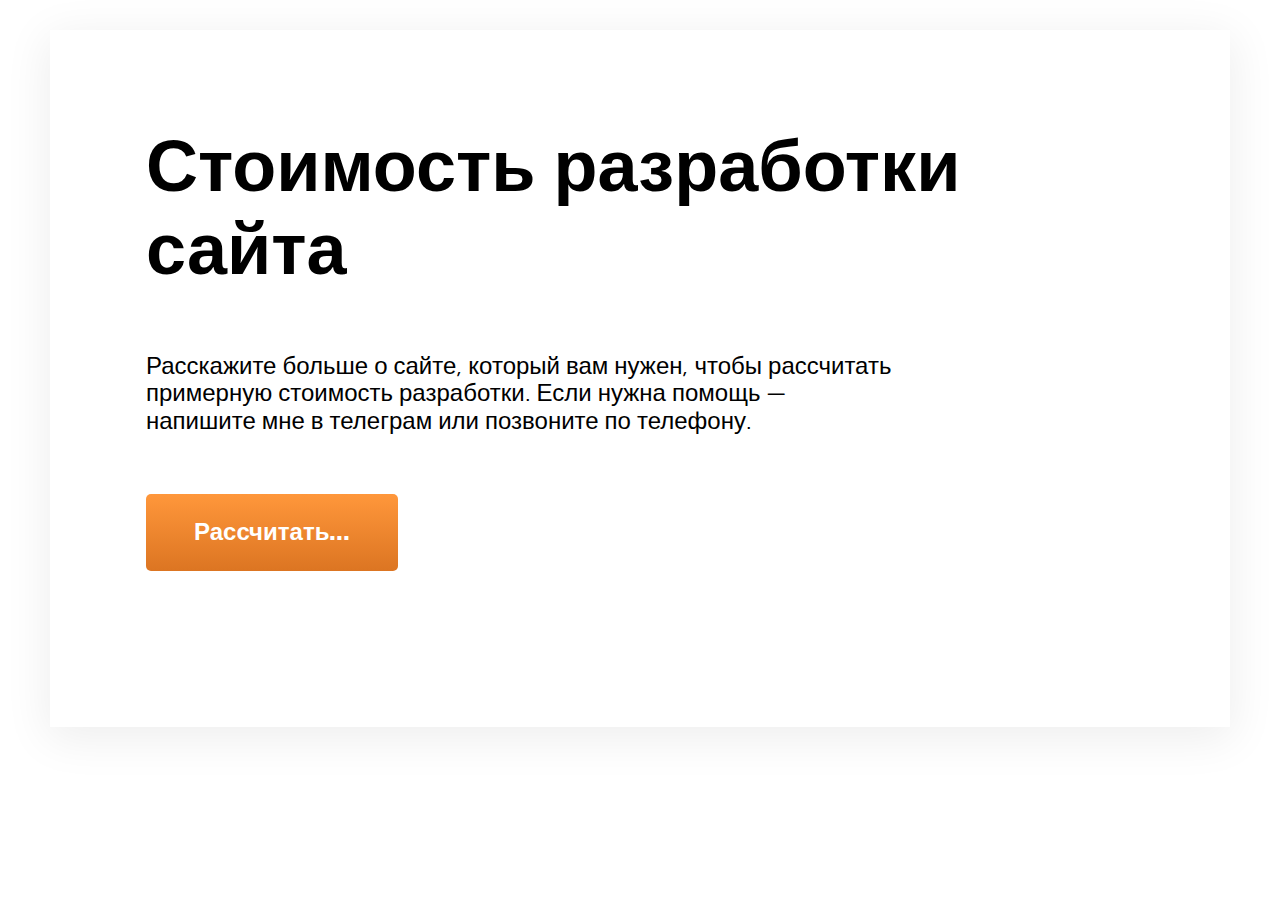
<file: portfolio/calculating-cost-layout/index.html>
<!DOCTYPE html>
<html lang="en">

<head>
	<meta charset="UTF-8">
	<meta charset="UTF-8">
	<meta name="viewport" content="width=device-width, user-scalable=no, initial-scale=1.0, maximum-scale=1.0, minimum-scale=1.0">
	<meta http-equiv="X-UA-Compatible" content="ie=edge">
	<link rel="apple-touch-icon" sizes="57x57" href="favicon/apple-icon-57x57.png">
	<link rel="apple-touch-icon" sizes="60x60" href="favicon/apple-icon-60x60.png">
	<link rel="apple-touch-icon" sizes="72x72" href="favicon/apple-icon-72x72.png">
	<link rel="apple-touch-icon" sizes="76x76" href="favicon/apple-icon-76x76.png">
	<link rel="apple-touch-icon" sizes="114x114" href="favicon/apple-icon-114x114.png">
	<link rel="apple-touch-icon" sizes="120x120" href="favicon/apple-icon-120x120.png">
	<link rel="apple-touch-icon" sizes="144x144" href="favicon/apple-icon-144x144.png">
	<link rel="apple-touch-icon" sizes="152x152" href="favicon/apple-icon-152x152.png">
	<link rel="apple-touch-icon" sizes="180x180" href="favicon/apple-icon-180x180.png">
	<link rel="icon" type="image/png" sizes="192x192" href="favicon/android-icon-192x192.png">
	<link rel="icon" type="image/png" sizes="32x32" href="favicon/favicon-32x32.png">
	<link rel="icon" type="image/png" sizes="96x96" href="favicon/favicon-96x96.png">
	<link rel="icon" type="image/png" sizes="16x16" href="favicon/favicon-16x16.png">
	<link rel="manifest" href="favicon/manifest.json">
	<meta name="msapplication-TileColor" content="#ffffff">
	<meta name="msapplication-TileImage" content="favicon/ms-icon-144x144.png">
	<meta name="theme-color" content="#ffffff">
	<link rel="stylesheet" href="css/style.min.css">
	<title>Калькулятор стоимости верстки</title>
</head>

<body>
	<main class="card">
		<h1 class="card-head">Стоимость разработки сайта</h1>

		<div class="first-screen">
			<p class="first-screen_description">
                Расскажите больше о сайте, который вам нужен, чтобы рассчитать примерную стоимость разработки. Если нужна помощь — напишите мне в телеграм или позвоните по телефону.
			</p>
			<button class="button start-button">Рассчитать...</button>
		</div>

		<section class="main-form" style="display: none;">
			<form class="form-calculate" method="POST" action="server.php" enctype="multipart/form-data">


				<fieldset class="first-fieldset">
					<legend>Какой сайт вам нужен?</legend>

					<p>
						<input class="css-radio calc-handler" id="landing" type="radio" name="whichSite" value="landing" checked data-site="одностраничный сайт">
						<label class="label-radio" for="landing">Одностраничный (лендинг)</label>
					</p>

					<p>
						<input class="css-radio calc-handler" id="multiPage" type="radio" name="whichSite" value="multiPage" data-site="многостраничный сайт">
						<label class="label-radio" for="multiPage">Многостраничный (корпоративный)</label>
					</p>

					<p>
						<input class="css-radio calc-handler" id="onlineStore" type="radio" name="whichSite" value="onlineStore" data-site="интернет магазин">
						<label class="label-radio" for="onlineStore">Интернет-магазин</label>
					</p>

				</fieldset>

				<div class="total_price">
                    <span class="total_price__wrap">
                        <span class="total_price__sum">4000</span>
                        <span class="total_price__val">₽</span>
                    </span>
				</div>

				<fieldset>
					<legend>Нужно ли разрабатывать дизайн сайта?</legend>
					<label class="switcher">
						<input type="checkbox" class="calc-handler" name="option" id="desktopTemplates" value="desktopTemplates">
						<span class="switcher__indicator"></span>
						<span class="checkbox-label desktopTemplates_value">Нет</span>
					</label>

				</fieldset>

				<fieldset>
					<legend>Адаптировать сайт под смартфоны и планшеты?</legend>
					<label class="switcher">
						<input type="checkbox" class="calc-handler adaptive" name="option" id="adaptive" value="adaptive">
						<span class="switcher__indicator"></span>
						<span class="checkbox-label adaptive_value">Нет</span>
					</label>

				</fieldset>

				<fieldset>
					<legend>Нужно ли разрабатывать дизайн сайта под мобильные устройства?</legend>
					<label class="switcher">
						<input disabled type="checkbox" class="calc-handler mobileTemplates" name="option" id="mobileTemplates" value="mobileTemplates">
						<span class="switcher__indicator"></span>
						<span class="checkbox-label mobileTemplates_value">Нет</span>
					</label>

				</fieldset>

				<fieldset>
					<legend>Вы хотите самостоятельно менять и добавлять текст на сайте без помощи разработчика?</legend>
					<label class="switcher">
						<input type="checkbox" class="calc-handler" name="option" id="editable" value="editable">
						<span class="switcher__indicator"></span>
						<span class="checkbox-label editable_value">Нет</span>
					</label>

				</fieldset>

				<fieldset>
					<legend>Дополнительный функционал для сайта</legend>
					<p>
						<input class="css-check calc-handler" id="metrikaYandex" type="checkbox" name="option" value="metrikaYandex">
						<label class="label-check" for="metrikaYandex">Яндекс Метрика</label>
					</p>

					<p>
						<input class="css-check calc-handler" id="analyticsGoogle" type="checkbox" name="option" value="analyticsGoogle">
						<label class="label-check" for="analyticsGoogle">Гугл Аналитика</label>
					</p>

					<p>
						<input class="css-check calc-handler" id="sendOrder" type="checkbox" name="option" value="sendOrder">
						<label class="label-check" for="sendOrder">Отправка заявок на почту или в телеграм</label>
					</p>


				</fieldset>

				<fieldset>
					<legend>Время на разработку сайту</legend>

					<p class="fast-description">Разрабатываю <span class="type-site">одностраничный сайт</span> от
						<span class="max-deadline">7 дней</span>. Если вам нужно сделать сайт быстрее, поставьте галочку ниже и выберите подходящие сроки.
					</p>

					<label class="switcher">
						<input type="checkbox" class="want-faster">
						<span class="switcher__indicator"></span><span class="checkbox-label">Хочу быстрее</span>
					</label>

					<p class="fast-range" style="display: none;">
						<label><input type="range" class="range-deadline calc-handler" min="2" max="7" step="1" value="7" name="deadline"></label>
						<span class="deadline"><span class="deadline-value">7 дней</span>*</span>
						<small class="deadline-small">*точные сроки определяются при обсужении технического задания</small>
					</p>
				</fieldset>

				<fieldset class="subtotal">
					<h2>Примерная стоимость разработки сайта</h2>
					<p class="calc-description">Сделаем одностраничный сайт, адаптированный под мобильные
					                           устройства и планшеты. Установим панель админстратора, чтобы вы
					                           могли самостоятельно менять содержание на сайте без разработчика.
					                           Подключим Яндекс Метрику, Гугл Аналитику и отправку заявок на почту.
					</p>
					<p class="calc-description">
						Оставьте заявку, если хотите, чтобы я разработал сайт. Свяжусь с вами
						в течение 2 часов, чтобы обсудить задачу.
					</p>

					<button class="button end-button" type="button">Отправить заявку</button>
				</fieldset>

				<fieldset class="total" style="display: none;">
					<div class="total_area">
						<label for="task" class="total_label">Расскажите о задаче</label>
						<div class="total_block">
							<textarea disabled class="total_field" id="task" type="text" name="task" rows="7" maxlength="1000"></textarea>
							<p><small class="total_small__gray">Что нужно сделать, что вы хотите получить</small></p>
						</div>
					</div>

					<div class="total_area">
						<label for="communication" class="total_label">Как с вами связаться</label>
						<div class="total_block">
							<input disabled id="communication" type="text" class="total_field" name="communication">
							<p><small class="total_small__gray">Телефон, телеграм, ватсапп, почта</small></p>
						</div>
					</div>

					<div class="total_area">
						<label for="total_field" class="total_label">Имя</label>
						<div class="total_block">
							<input disabled id="total_field" type="text" class="total_field" name="nameCustomer">
						</div>
					</div>

					<div class="total_submit">
						<button disabled type="submit" class="button">Отправить</button>
						<p class="total_small">Свяжусь с вами в течение двух часов</p>
					</div>
				</fieldset>

			</form>
		</section>
	</main>

	<script src="scripts/main.js"></script>

</body>


</html>
</file>
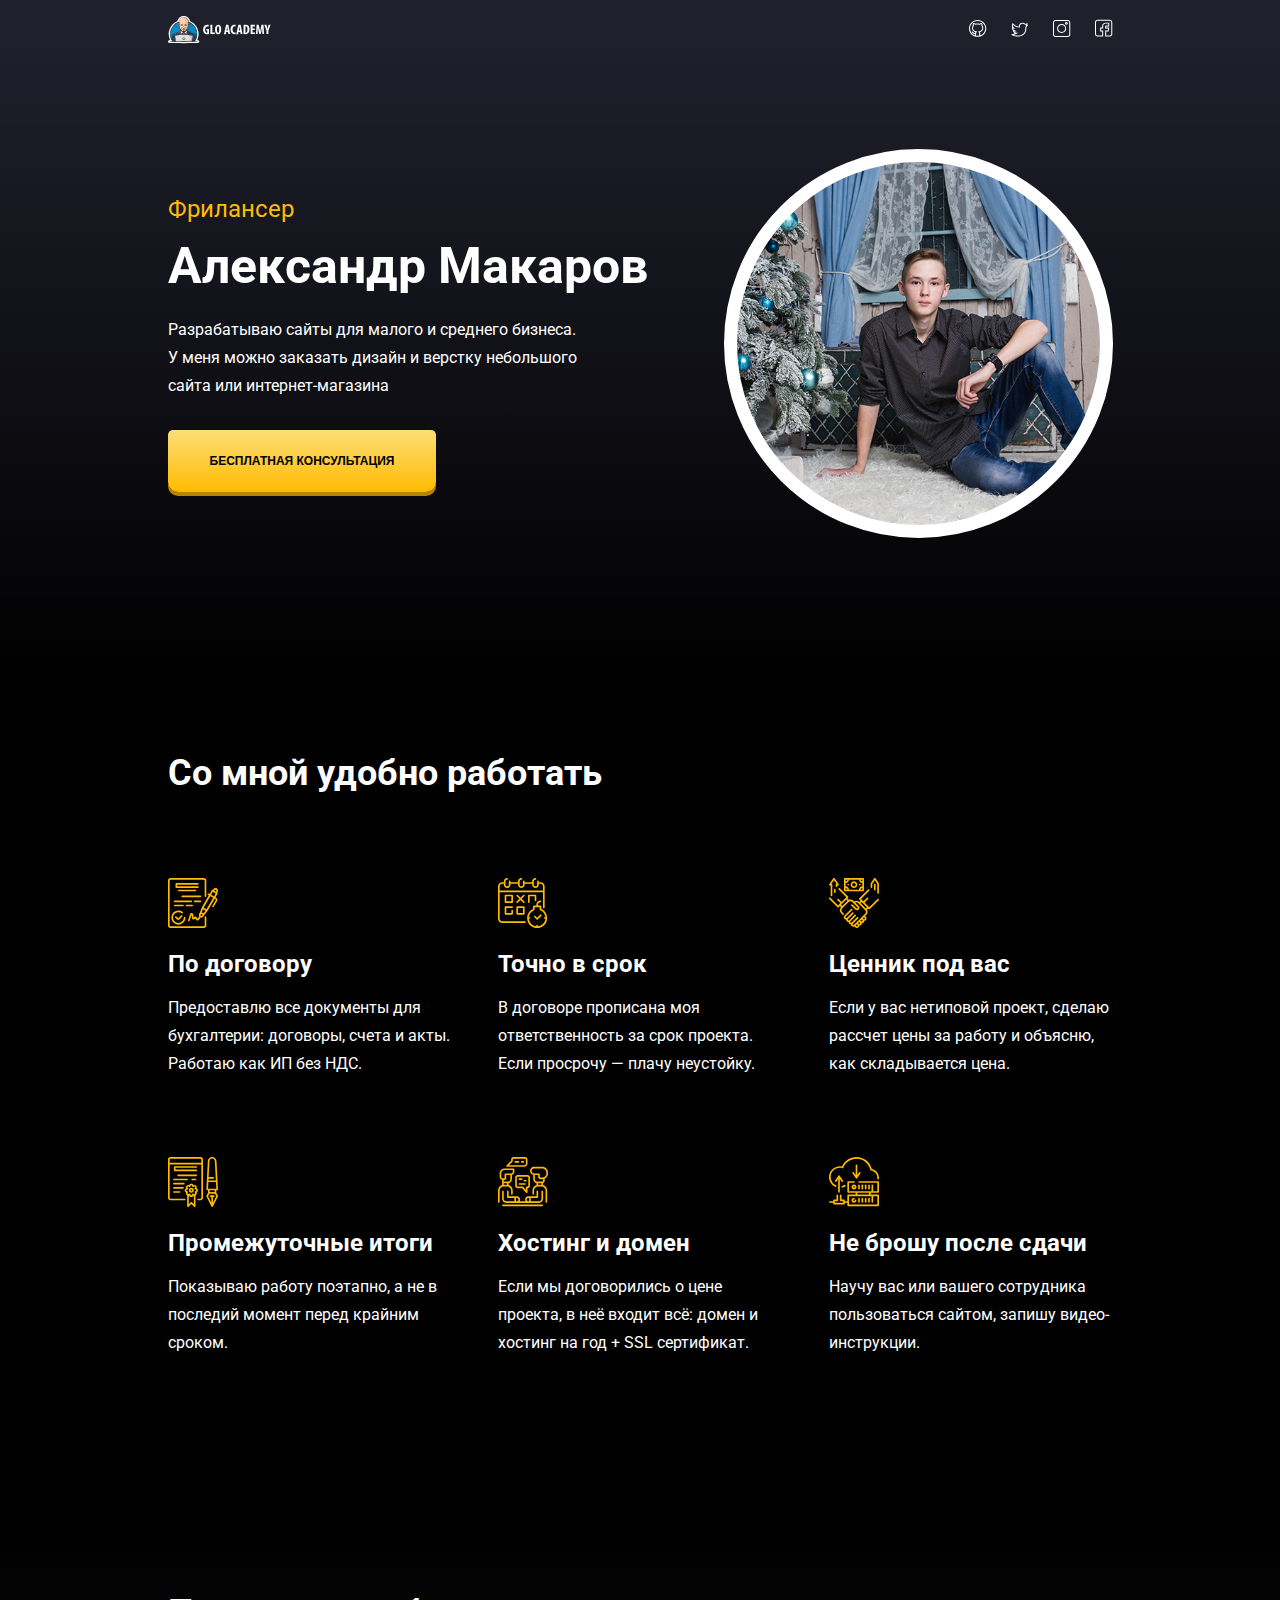
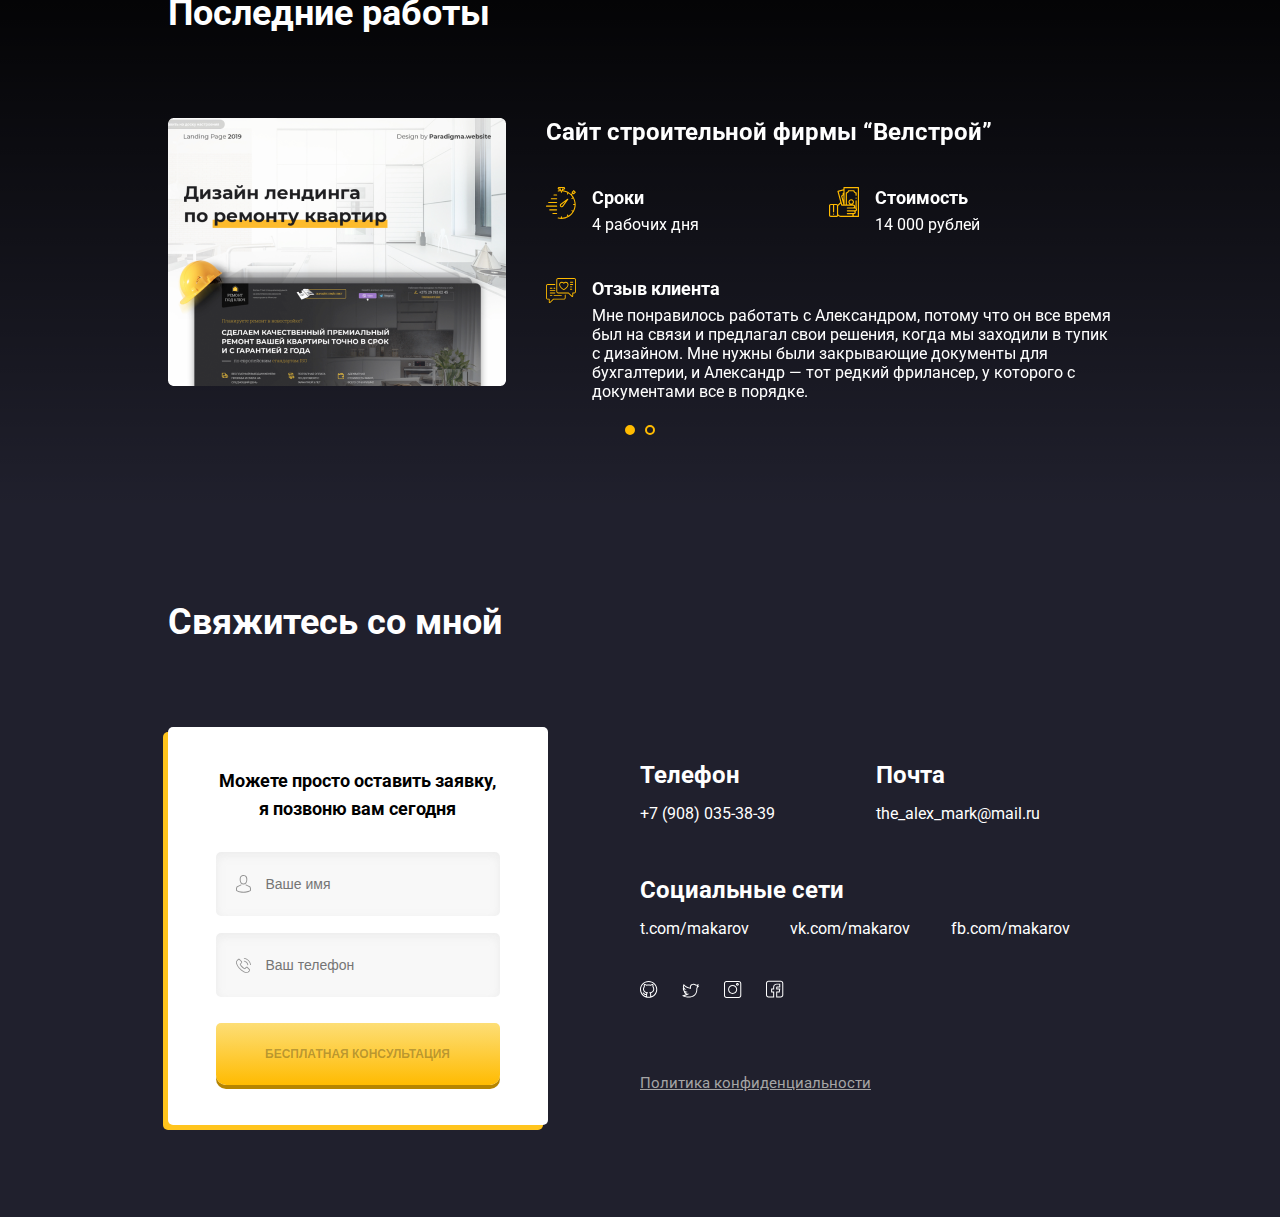
<file: portfolio/my-first-site/index.html>
<!DOCTYPE html>
<html lang="RU">

	<head>
		<title>Александр Макаров</title>

		<meta charset="UTF-8">
		<meta name="viewport" content="width=device-width, initial-scale=1, user-scalable=no">
		<meta name="robots" content="index, nofollow">
		<meta name="keywords" content="Александр Макаров, Личный сайт, Резюме, Программист, Разработчик, Web-Разработчик, Web, Windows">
		<meta name="description" content="Личный сайт разработчика Александра Макарова">
		
		<!-- Подключение иконки страницы -->
		<link rel="Shortcut Icon" href="./resources/favicon.ico">

		<!-- Подключение стилей -->
		<link rel="stylesheet" href="./styles/main.css">
		<link rel="stylesheet" href="./styles/adaptive.css">

		<!-- Подключение плагинов -->
		<link rel="stylesheet" href="./plugins/Animate/animate.css">
		<link rel="stylesheet" href="./plugins/Swiper/swiper.min.css">

		<!-- Подключение шрифтов -->
		<link href="https://fonts.googleapis.com/css?family=Roboto:400,700&display=swap&subset=cyrillic" rel="stylesheet">
	</head>

	<body>
		<header class="hero">
			<div class="container">
				<div class="hero-header">
					<img src="./resources/logo.svg" alt="Glo Academy" class="logo">
					<div class="social-links">
						<a target="_blank" href="https://github.com/the-alex-mark" class="social-link"><img src="./resources/social/github.svg" alt="GitHub"></a>
						<a target="_blank" href="https://twitter.com/the_alex_mark" class="social-link"><img src="./resources/social/twitter.svg" alt="Twitter"></a>
						<a target="_blank" href="https://instagram.com/the_alex_mark" class="social-link"><img src="./resources/social/instagram.svg" alt="Instagram"></a>
						<a target="_blank" href="https://www.facebook.com/profile.php?id=100043964854904" class="social-link"><img src="./resources/social/facebook.svg" alt="Facebook"></a>
					</div>
				</div>

				<div class="hero-content">
					<div class="hero-text">
						<span class="hero-subtitle wow fadeInRight">Фрилансер</span>
						<h1 class="hero-title wow fadeInRight" data-wow-delay="0.2s">Александр Макаров</h1>
						<p class="hero-description wow fadeInRight" data-wow-delay="0.4s">Разрабатываю сайты для малого и среднего бизнеса. У меня можно заказать дизайн и верстку небольшого сайта или интернет-магазина</p>
						<button class="button hero-button wow fadeInRight" data-wow-delay="0.6s">Бесплатная консультация</button>
					</div>
					<div class="hero-avatar wow fadeIn" data-wow-delay="1s"></div>
				</div>
			</div>
		</header>

		<section class="section features">
			<div class="container">
				<h2 class="section-title">Со мной удобно работать</h2>
				<div class="fearures-block">
					<div class="features-item">
						<img src="./resources/features/offer-img.svg" alt="По договору" class="features-image">
						<h3 class="features-title">По договору</h3>
						<p class="features-text">Предоставлю все документы для бухгалтерии: договоры, счета и акты. Работаю как ИП без НДС.</p>
					</div>
					<div class="features-item">
						<img src="./resources/features/deadline-img.svg" alt="Точно в срок" class="features-image">
						<h3 class="features-title">Точно в срок</h3>
						<p class="features-text">В договоре прописана моя  ответственность за срок проекта. Если просрочу — плачу неустойку. </p>
					</div>
					<div class="features-item">
						<img src="./resources/features/agreement-img.svg" alt="Ценник под вас" class="features-image">
						<h3 class="features-title">Ценник под вас</h3>
						<p class="features-text">Если у вас нетиповой проект, сделаю рассчет цены за работу и объясню, как складывается цена.</p>
					</div>
					<div class="features-item">
						<img src="./resources/features/steps-img.svg" alt="Промежуточные итоги" class="features-image">
						<h3 class="features-title">Промежуточные итоги</h3>
						<p class="features-text">Показываю работу поэтапно, а не в последий момент перед крайним сроком. </p>
					</div>
					<div class="features-item">
						<img src="./resources/features/conversation-img.svg" alt="Хостинг и домен" class="features-image">
						<h3 class="features-title">Хостинг и домен</h3>
						<p class="features-text">Если мы договорились о цене проекта, в неё входит всё: домен и хостинг на год + SSL сертификат.</p>
					</div>
					<div class="features-item">
						<img src="./resources/features/storage-img.svg" alt="Не брошу после сдачи" class="features-image">
						<h3 class="features-title">Не брошу после сдачи</h3>
						<p class="features-text">Научу вас или вашего сотрудника пользоваться сайтом, запишу видео-инструкции.</p>
					</div>
				</div>
			</div>
		</section>

		<section class="section projects">
			<div class="container">
				<h2 class="section-title">Последние работы</h2>
				<div class="swiper-container projects-slider">
					<div class="swiper-wrapper">
						<div class="swiper-slide project-slide">
							<img src="./resources/projects/project-img.png" alt="Сайт строительной фирмы “Велстрой”" class="project-image">
							<div class="project-text">
								<h3 class="project-title">Сайт строительной фирмы “Велстрой”</h3>
								<div class="project-time">
									<img src="./resources/projects/time-icon.svg" alt="Сроки" class="project-icon">
									<div class="project-description">
										<h4 class="project-subtitle">Сроки</h4>
										<p class="project-paragraph">4 рабочих дня</p>
									</div>
								</div>
								<div class="project-cost">
									<img src="./resources/projects/cost-icon.svg" alt="Стоимость" class="project-icon">
									<div class="project-description">
										<h4 class="project-subtitle">Стоимость</h4>
										<p class="project-paragraph">14 000 рублей</p>
									</div>
								</div>
								<div class="project-feedback">
									<img src="./resources/projects/feedback-icon.svg" alt="Отзыв клиента" class="project-icon">
									<div class="project-description">
										<h4 class="project-subtitle">Отзыв клиента</h4>
										<p class="project-paragraph">Мне понравилось работать с Александром, потому что он все время был на связи и предлагал свои решения, когда мы заходили в тупик с дизайном. Мне нужны были закрывающие документы для бухгалтерии, и Александр — тот редкий фрилансер, у которого с документами все в порядке.</p>
									</div>
								</div>
							</div>
						</div>
						<div class="swiper-slide project-slide">
							<img src="./resources/projects/project-img.png" alt="Сайт строительной фирмы “Велстрой”" class="project-image">
							<div class="project-text">
								<h3 class="project-title">Сайт строительной фирмы “Велстрой”</h3>
								<div class="project-time">
									<img src="./resources/projects/time-icon.svg" alt="Сроки" class="project-icon">
									<div class="project-description">
										<h4 class="project-subtitle">Сроки</h4>
										<p class="project-paragraph">4 рабочих дня</p>
									</div>
								</div>
								<div class="project-cost">
									<img src="./resources/projects/cost-icon.svg" alt="Стоимость" class="project-icon">
									<div class="project-description">
										<h4 class="project-subtitle">Стоимость</h4>
										<p class="project-paragraph">14 000 рублей</p>
									</div>
								</div>
								<div class="project-feedback">
									<img src="./resources/projects/feedback-icon.svg" alt="Отзыв клиента" class="project-icon">
									<div class="project-description">
										<h4 class="project-subtitle">Отзыв клиента</h4>
										<p class="project-paragraph">Мне понравилось работать с Александром, потому что он все время был на связи и предлагал свои решения, когда мы заходили в тупик с дизайном. Мне нужны были закрывающие документы для бухгалтерии, и Александр — тот редкий фрилансер, у которого с документами все в порядке.</p>
									</div>
								</div>
							</div>
						</div>
					</div>
					<div class="swiper-pagination"></div>
				</div>
			</div>
		</section>
		
		<footer class="section">
			<div class="container">
				<h2 class="section-title">Свяжитесь со мной</h2>
				<div class="contacts-block">
					<form action="#" class="contacts-form">
						<h4 class="form-title">Можете просто оставить заявку, я позвоню вам сегодня</h4>
						<input disabled type="text" class="input input-name" placeholder="Ваше имя">
						<input disabled type="text" class="input input-phone" placeholder="Ваш телефон">
						<button disabled class="button form-button">Бесплатная консультация</button>
					</form>

					<div class="contacts-text">
						<div class="contacts-data">
							<div class="contacts-phone">
								<h4 class="contacts-title">Телефон</h4>
								<a href="tel:+79080353839" class="contacts-link">+7 (908) 035-38-39</a>
							</div>
							<div class="contacts-mail">
								<h4 class="contacts-title">Почта</h4>
								<a href="mailto:the_alex_mark@mail.ru" class="contacts-link">the_alex_mark@mail.ru</a>
							</div>
							<div class="contacts-social">
								<h4 class="contacts-title">Социальные сети</h4>
								<a href="https://twitter.com/the_alex_mark" class="contacts-link">t.com/makarov</a>
								<a href="https://vk.com/the_alex_mark" class="contacts-link">vk.com/makarov</a>
								<a href="https://www.facebook.com/profile.php?id=100043964854904" class="contacts-link">fb.com/makarov</a>
							</div>
						</div>

						<div class="social-links">
							<a target="_blank" href="https://github.com/the-alex-mark" class="social-link"><img src="./resources/social/github.svg" alt="GitHub"></a>
							<a target="_blank" href="https://twitter.com/the_alex_mark" class="social-link"><img src="./resources/social/twitter.svg" alt="Twitter"></a>
							<a target="_blank" href="https://instagram.com/the_alex_mark" class="social-link"><img src="./resources/social/instagram.svg" alt="Instagram"></a>
							<a target="_blank" href="https://www.facebook.com/profile.php?id=100043964854904" class="social-link"><img src="./resources/social/facebook.svg" alt="Facebook"></a>
						</div>

						<a href="" class="contacts-policy">Политика конфиденциальности</a>
					</div>
				</div>
			</div>
		</footer>

		<!-- Подключение плагинов -->
		<script src="./plugins/WOW/wow.min.js"></script>
		<script src="./plugins/Swiper/swiper.min.js"></script>

		<!-- Покдлючение скриптов -->
		<script src="./scripts/main.js"></script>
	</body>

</html>
</file>
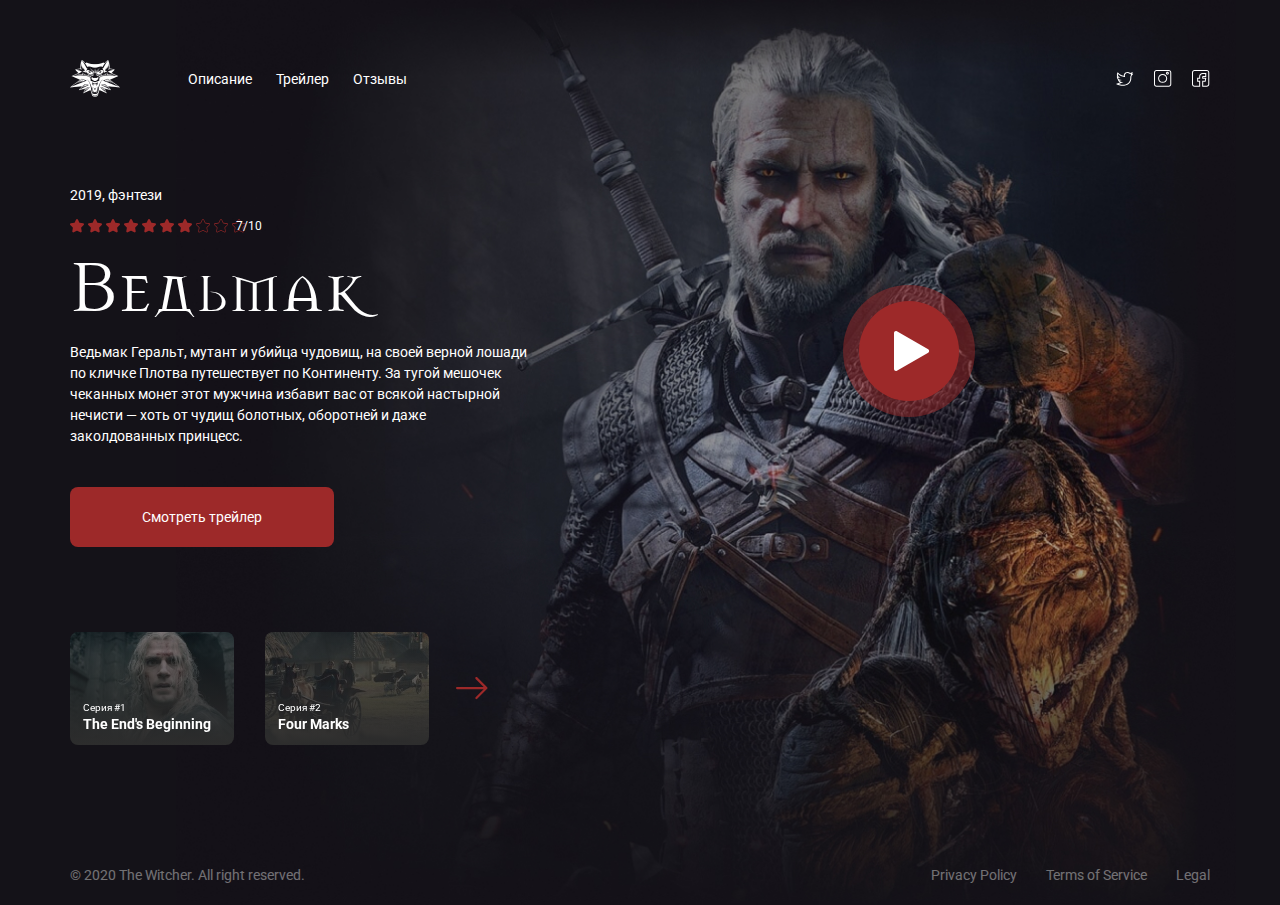
<file: portfolio/the-witcher/index.html>
<!DOCTYPE html>
<html lang="RU">
	<head>
		<title>Ведьмак - Неофициальный сайт сериала</title>

		<meta charset="UTF-8">
		<meta name="viewport" content="width=device-width, initial-scale=1, maximum-scale=1, user-scalable=no">
		<meta name="robots" content="index, nofollow">
		<meta name="keywords" content="Александр Макаров, Личный сайт, Резюме, Программист, Разработчик, Web-Разработчик, Web, Windows">
		<meta name="description" content='Официальный сайт детского оздоровительного лагеря "Дружба"'>
		
		<!-- Подключение иконки страницы -->
		<link rel="Shortcut Icon" href="./resources/logo.png">

		<!-- Подключение шрифтов -->
		<link rel="stylesheet" href="https://fonts.googleapis.com/css?family=Roboto:400,700&display=swap&subset=cyrillic,cyrillic-ext">

		<!-- Подключение плагинов -->
		<link rel="stylesheet" href="./plugins/Swiper/swiper.min.css">
		<link rel="stylesheet" href="./plugins/Fancybox/jquery.fancybox.min.css">
		<link rel="stylesheet" href="./plugins/Animate/animate.css">

		<!-- Подключение стилей -->
		<link rel="stylesheet" href="./styles/main.css">
		<link rel="stylesheet" href="./styles/adaptive.css">
	</head>

	<body>
		<header class="header container">
			<a href="./index.html" class="header-logo"><img src="./resources/logo.png" alt="Ведьмак" class="logo"></a>
			<nav class="header-menu">
				<a class="menu-item">Описание</a>
				<a class="menu-item">Трейлер</a>
				<a class="menu-item">Отзывы</a>
			</nav>
			<div class="social-links">
				<a class="social-item"><img src="./resources/social/twitter.svg" alt="Twitter" class="icon-twitter"></a>
				<a class="social-item"><img src="./resources/social/instagram.svg" alt="Instagram" class="icon-instagram"></a>
				<a class="social-item"><img src="./resources/social/facebook.svg" alt="Facebook" class="icon-facebook"></a>
			</div>
		</header>
		<button class="header-burger"></button>

		<main class="main container">
			<div class="content">
				<span class="genre animated fadeInLeft">2019, фэнтези</span>
				<div class="rating animated fadeInLeft">
					<div class="rating-stars">
						<img src="./resources/star/star.svg" class="star">
						<img src="./resources/star/star.svg" class="star">
						<img src="./resources/star/star.svg" class="star">
						<img src="./resources/star/star.svg" class="star">
						<img src="./resources/star/star.svg" class="star">
						<img src="./resources/star/star.svg" class="star">
						<img src="./resources/star/star.svg" class="star">
						<img src="./resources/star/star-empty.svg" class="star">
						<img src="./resources/star/star-empty.svg" class="star">
						<img src="./resources/star/star-empty.svg" class="star">
					</div>
					<div class="rating-number">7/10</div>
				</div>
				<h1 class="title animated fadeInLeft">Ведьмак</h1>
				<p class="description animated fadeInLeft delay-6s">Ведьмак Геральт, мутант и убийца чудовищ, на своей верной лошади по кличке Плотва путешествует по Континенту. За тугой мешочек чеканных монет этот мужчина избавит вас от всякой настырной нечисти — хоть от чудищ болотных, оборотней и даже заколдованных принцесс.</p>
				<a data-fancybox href="https://youtu.be/mlO1YaqXLqw" class="button main-button animated fadeInLeft">Смотреть трейлер</a>
				<a data-fancybox href="https://youtu.be/mlO1YaqXLqw" class="button-play animated pulse">
					<img src="./resources/play.svg" alt="Смотреть">
				</a>
			</div>
			<div class="series">
				<div class="swiper-container">
					<div class="swiper-wrapper">
						<div class="swiper-slide">
							<div class="card series-1">
							<span class="card-subtitle">Серия #1</span>
							<h2 class="card-title">The End's Beginning</h2>
							</div>
						</div>
						<div class="swiper-slide">
							<div class="card series-2">
							<span class="card-subtitle">Серия #2</span>
							<h2 class="card-title">Four Marks</h2>
							</div>
						</div>
						<div class="swiper-slide">
							<div class="card series-3">
							<span class="card-subtitle">Серия #3</span>
							<h2 class="card-title">Betrayer Moon</h2>
						</div>
					</div>
						<div class="swiper-slide">
							<div class="card series-4">
							<span class="card-subtitle">Серия #4</span>
							<h2 class="card-title">Of Banquets, Bastards and Burials</h2>
						</div>
					</div>
						<div class="swiper-slide">
							<div class="card series-5">
							<span class="card-subtitle">Серия #5</span>
							<h2 class="card-title">Bottled Appetites</h2>
						</div>
					</div>
						<div class="swiper-slide">
							<div class="card series-6">
							<span class="card-subtitle">Серия #6</span>
							<h2 class="card-title">Rare Species</h2>
						</div>
					</div>
						<div class="swiper-slide">
							<div class="card series-7">
							<span class="card-subtitle">Серия #7</span>
							<h2 class="card-title">Before A Fall</h2>
						</div>
					</div>
						<div class="swiper-slide">
							<div class="card series-8">
							<span class="card-subtitle">Серия #8</span>
							<h2 class="card-title">Much More</h2>
						</div>
					</div>
				</div>
			</div>
			<button class="arrow"></button>
		</div>
		</main>

		<footer class="footer container">
			<span class="copyright">© 2020 The Witcher. All right reserved.</span>
			<div class="links">
				<a href="#" class="link">Privacy Policy</a>
				<a href="#" class="link">Terms of Service</a>
				<a href="#" class="link">Legal</a>
			</div>
		</footer>

		<!-- Подключение плагинов -->
		<script src="https://cdn.jsdelivr.net/npm/jquery@3.4.1/dist/jquery.min.js"></script>
		<script src="./plugins/Swiper/swiper.min.js"></script>
		<script src="./plugins/Fancybox/jquery.fancybox.min.js"></script>

		<!-- Подключение скриптов -->
		<script src="./scripts/main.js"></script>
	</body>
</html>
</file>
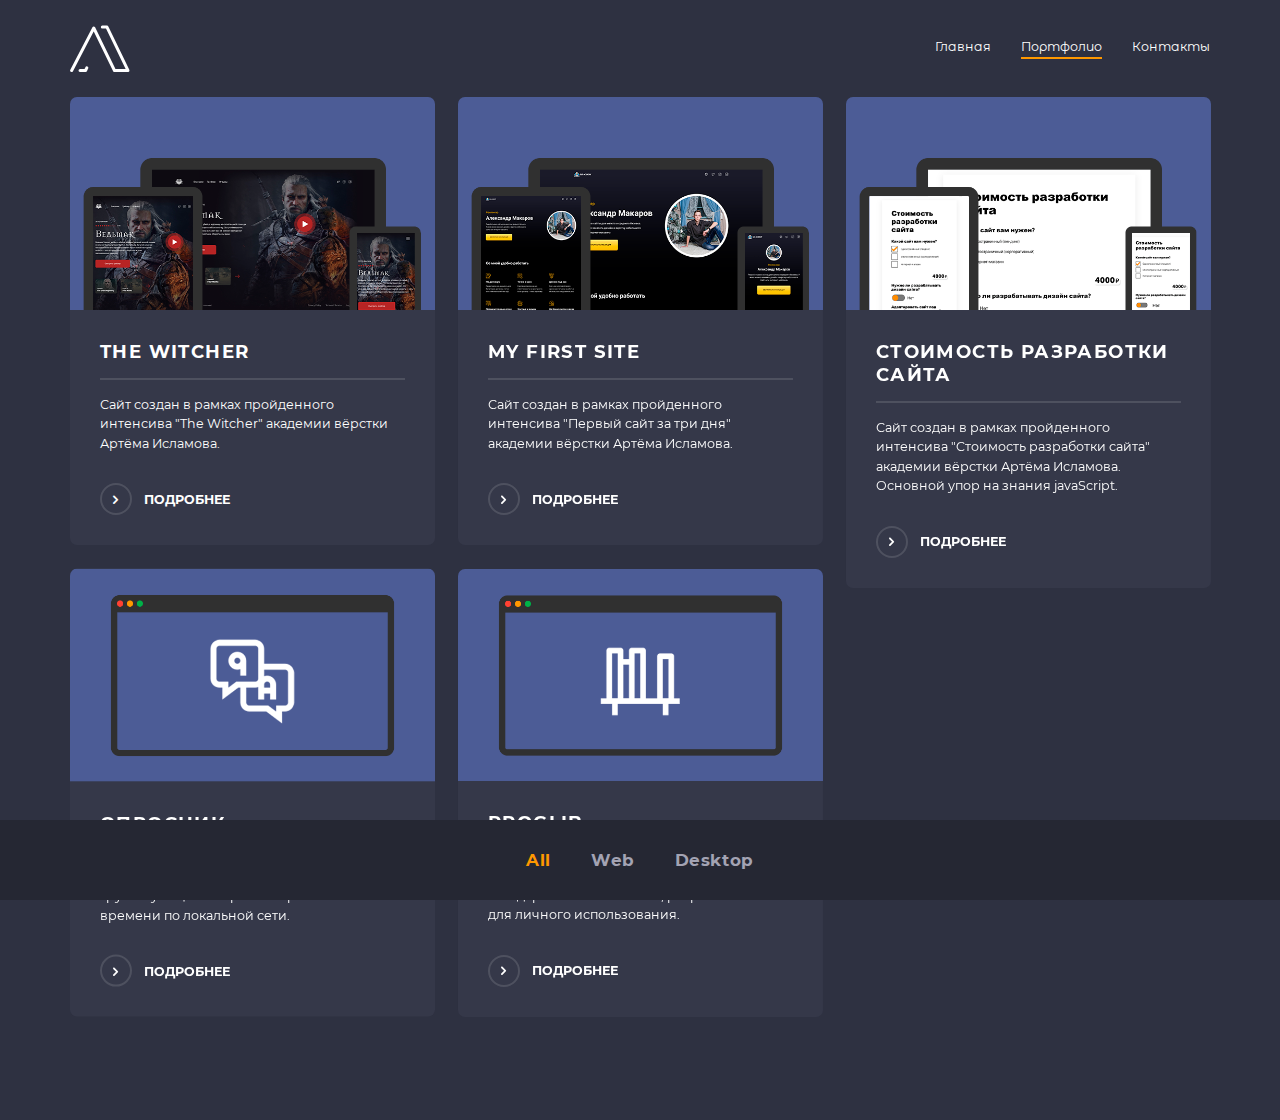
<file: portfolio.html>
<!DOCTYPE html>
<html lang="ru">
	<head>
		<title>Портфолио – Александр Макаров</title>

		<meta charset="UTF-8">
		<meta name="viewport" content="width=device-width, initial-scale=1, user-scalable=no">
		<meta name="robots" content="index, follow">
		<meta name="keywords" content="Александр Макаров, Личный сайт, Резюме, Программист, Разработчик, Web-Разработчик, Web, Windows">
		<meta name="description" content="Портфолио разработчика">

		<meta property="og:title" content="Портфолио">
		<meta property="og:site_name" content="Личный сайт разработчика">
		<meta property="og:description" content="Портфолио разработчика">
		<meta property="og:image" content="assets/media/background.jpg">
		
		<link rel="Shortcut Icon" href="assets/media/favicon.ico">
		<link rel="stylesheet" href="assets/fonts/Fontello/fontello.css">
		<link rel="stylesheet" href="assets/plugins/Swiper/swiper.min.css">
		<link rel="stylesheet" href="assets/plugins/Magnific Popup/magnific-popup.css">
		<link rel="stylesheet" href="assets/plugins/Modal Dialog/modal-dialog.css">
		<link rel="stylesheet" href="assets/styles/config.css">
		<link rel="stylesheet" href="assets/styles/main.css">
		<link rel="stylesheet" href="assets/styles/content.css">
		<link rel="stylesheet" href="assets/styles/adaptive.css">
	</head>
	<body>
		<nav id="menu" class="menu menu-wrapper">
			<div class="menu-content">
				<h2 class="menu-title">Меню</h2>
				<ul class="menu-links">
					<li><a href="index.html">Главная</a></li>
					<li><a href="portfolio.html">Портфолио</a></li>
				</ul>
			</div>
		</nav>

		<div id="modal" class="modal fade modal-wrapper modal-lg modal-centered">
			<div class="modal-dialog">
				<div class="modal-wrapper-close">
					<button class="modal-close">&times;</button>
				</div>
				<div class="modal-content">

				</div>
			</div>
		</div>
		
		<section class="portfolio">
			<header class="header">
				<a href="index.html" id="logo" class="header-logo"></a>
				<a href="index.html" class="header-title"><h2>Портфолио</h2></a>
				<a href="#menu" class="header-burger"><hr><hr><hr></a>
				<nav class="header-menu">
					<a href="index.html" class="menu-item">Главная</a>
					<a href="portfolio.html" class="menu-item active">Портфолио</a>
					<a href="contacts.html" class="menu-item">Контакты</a>
				</nav>
			</header>
			<div class="content">
				<div class="filter">
					<button class="filter-item active" data-filter="*">All</button>
					<button class="filter-item" data-filter=".web">Web</button>
					<button class="filter-item" data-filter=".desktop">Desktop</button>
				</div>
				<div class="masonry col-4">
					<figure class="block-project masonry-item web">
						<a href="portfolio/the-witcher/index.html" target="_blank" class="project-image-link">
							<img src="assets/media/works/work-image/the-witcher.png" alt='"The Witcher"' class="project-image">
						</a>
						<figcaption class="project-text">
							<h4 class="project-title">The Witcher</h4>
							<p class="project-description">Сайт создан в рамках пройденного интенсива "The Witcher" академии вёрстки Артёма Исламова.</p>
						</figcaption>
						<a href="portfolio/the-witcher/index.html" target="_blank" class="link-more project__link-more no-select">
							<div class="icon icon-right-open"></div>
							<div class="more-text">Подробнее</div>
						</a>
					</figure>

					<figure class="block-project masonry-item web">
						<a href="portfolio/my-first-site/index.html" target="_blank" class="project-image-link">
							<img src="assets/media/works/work-image/my-first-site.png" alt="My first site" class="project-image">
						</a>
						<figcaption class="project-text">
							<h4 class="project-title">My first site</h4>
							<p class="project-description">Сайт создан в рамках пройденного интенсива "Первый сайт за три дня" академии вёрстки Артёма Исламова.</p>
						</figcaption>
						<a href="portfolio/my-first-site/index.html" target="_blank" class="link-more project__link-more no-select">
							<div class="icon icon-right-open"></div>
							<div class="more-text">Подробнее</div>
						</a>
					</figure>

					<figure class="block-project masonry-item web">
						<a href="portfolio/calculating-cost-layout/index.html" target="_blank" class="project-image-link">
							<img src="assets/media/works/work-image/calculating-cost-layout.png" alt="My first site" class="project-image">
						</a>
						<figcaption class="project-text">
							<h4 class="project-title">Стоимость разработки сайта</h4>
							<p class="project-description">Сайт создан в рамках пройденного интенсива "Cтоимость разработки сайта" академии вёрстки Артёма Исламова. Основной упор на знания javaScript.</p>
						</figcaption>
						<a href="portfolio/calculating-cost-layout/index.html" target="_blank" class="link-more project__link-more no-select">
							<div class="icon icon-right-open"></div>
							<div class="more-text">Подробнее</div>
						</a>
					</figure>

					<figure class="block-project masonry-item desktop">
						<a data-article="questionnaire" class="project-image-link">
							<img src="assets/media/works/work-image/questionnaire.png" alt="Опросник" class="project-image">
						</a>
						<figcaption class="project-text">
							<h4 class="project-title">Опросник</h4>
							<p class="project-description">Программа для проведения тестирования группы учащихся в режиме реального времени по локальной сети.</p>
						</figcaption>
						<a data-article="questionnaire" class="link-more project__link-more no-select">
							<div class="icon icon-right-open"></div>
							<div class="more-text">Подробнее</div>
						</a>
					</figure>

					<figure class="block-project masonry-item desktop">
						<a href="https://github.com/the-alex-mark/proglib" target="_blank" class="project-image-link">
							<img src="assets/media/works/work-image/proglib.png" alt="ProgLib" class="project-image">
						</a>
						<figcaption class="project-text">
							<h4 class="project-title">ProgLib</h4>
							<p class="project-description">Многофункциональная библиотека стандарта .NET Framework, разработанная для личного использования.</p>
						</figcaption>
						<a href="https://github.com/the-alex-mark/proglib" target="_blank" class="link-more project__link-more no-select">
							<div class="icon icon-right-open"></div>
							<div class="more-text">Подробнее</div>
						</a>
					</figure>
				</div>
			</div>
		</section>

		<script src="assets/plugins/JQuery/jquery.min.js"></script>
		<script src="assets/plugins/Lazy Line Painter/jquery.lazy-line-painter.min.js"></script>
		<script src="assets/plugins/Isotope/isotope.pkgd.min.js"></script>
		<script src="assets/plugins/Swiper/swiper.min.js"></script>
		<script src="assets/plugins/Magnific Popup/magnific-popup.min.js"></script>
		<script src="assets/plugins/Modal Dialog/modal-dialog.js"></script>
		<script src="assets/scripts/articles.js"></script>
		<script src="assets/scripts/main.js"></script>
	</body>
</html>
</file>
<file: portfolio/my-first-site/styles/main.css>
* { box-sizing: border-box; }
body {
    margin: 0;
    
    font-family: 'Roboto', sans-serif;
    color: #FFFFFF;

    background-color: #20202D;
}
img {
    max-width: 100%;
}

.container {
    margin: auto;
    width: 90%;
    max-width: 945px;
}
.section {
    padding-top: 64px;
    padding-bottom: 92px;
}
.section-title {
    margin: 0 0 84px 0;

    font-weight: bold;
    font-size: 36px;
    line-height: 42px;
}

.hero {
    padding-top: 16px;
    padding-bottom: 150px;

    background: linear-gradient(0deg, #000000 0.01%, rgba(0, 0, 0, 0) 95.44%);
}

.hero-header {
    display: flex;
    justify-content: space-between;
    align-items: center;
    margin-bottom: 105px;
}
.social-link {
    margin-left: 20px;
}
.social-link:first-child {
    margin-left: 0;
}

.hero-content {
    display: flex;
    justify-content: space-between;
    align-items: center;
}
.hero-subtitle {
    display: block;
    margin-bottom: 14px;
    font-size: 24px;
    line-height: 28px;
    color: #FFBB01;
}
.hero-title {
    margin-top: 0;
    margin-bottom: 20px;

    font-weight: 700;
    font-size: 50px;
    line-height: 59px;
}
.hero-description {
    margin-bottom: 30px;
    max-width: 420px;

    font-size: 16px;
    line-height: 28px;
}
.hero-avatar {
    width: 389px;
    height: 389px;
    background-color: #FFFFFF;
    background-image: url('../resources/DSC05424.jpg');
    background-repeat: no-repeat;
    background-size: 100%;
    background-position: center;
    border: 13px solid #FFFFFF;
    border-radius: 50%;
    -webkit-border-radius: 50%;
    -moz-border-radius: 50%;
    -ms-border-radius: 50%;
    -o-border-radius: 50%;
}

.button {
    padding: 24px 42px;

    font-size: 12px;
    font-weight: 700;
    line-height: 14px;
    text-transform: uppercase;

    box-shadow: 0px 4px 0px #B68500;
    border: none;
    border-radius: 5px 5px 10px 10px;
    -webkit-border-radius: 5px 5px 10px 10px;
    -moz-border-radius: 5px 5px 10px 10px;
    -ms-border-radius: 5px 5px 10px 10px;
    -o-border-radius: 5px 5px 10px 10px;
    background: linear-gradient(180deg, #FDDE76 0%, #FFBB01 100%);
}

.features {
    background-color: #000000;
}
.fearures-block {
    display: flex;
    justify-content: space-between;
    flex-wrap: wrap;
}
.features-item {
    flex-basis: 30%;
    margin-bottom: 63px;
}
.features-image {
    display: block;
    margin-bottom: 22px;
}
.features-title {
    margin: 0;
    margin-bottom: 16px;

    font-weight: bold;
    font-size: 24px;
    line-height: 28px;
}
.features-text {
    font-size: 16px;
    line-height: 28px;
}

/* Проекты */
.projects {
    background: linear-gradient(180deg, #000000 0%, rgba(0, 0, 0, 0) 95.44%);
}
.project-slide {
    display: flex;
    justify-content: space-between;
    align-items: flex-start;
}
.project-text {
    display: flex;
    flex-wrap: wrap;
    flex-basis: 60%;
}
.project-title {
    flex-basis: 100%;
    margin: 0;
    margin-bottom: 41px;
    
    font-weight: bold;
    font-size: 24px;
    line-height: 28px;
}
.project-subtitle {
    margin: 0;
    margin-bottom: 7px;

    font-weight: bold;
    font-size: 18px;
    line-height: 21px;
}
.project-paragraph {
    margin: 0;

    font-size: 16px;
    line-height: 19px;
}
.project-description {
    margin: 0;
    margin-left: 16px;
    margin-bottom: 44px;
}
.project-time, .project-cost {
    flex-basis: 50%;
}
.project-time, .project-cost, .project-feedback {
    display: flex;
    align-items: flex-start;
}

.swiper-pagination {
    display: flex;
    justify-content: center;
    align-items: center;
    margin-top: 44px;
}
.swiper-bullet {
    display: inline-block;
    margin: 0 5px;
    width: 10px;
    height: 10px;

    border: 2px solid #FFBB01;
    border-radius: 50%;
    -webkit-border-radius: 50%;
    -moz-border-radius: 50%;
    -ms-border-radius: 50%;
    -o-border-radius: 50%;
}
.swiper-bullet-active {
    width: 10px;
    height: 10px;
    background: #FFBB01;
    border: 2px solid #FFBB01;
    border-radius: 50%;
    -webkit-border-radius: 50%;
    -moz-border-radius: 50%;
    -ms-border-radius: 50%;
    -o-border-radius: 50%;
}

/* Контакты */
.contacts-form {
    padding: 40px 48px;
    max-width: 380px;

    background: #FFFFFF;
    box-shadow: -5px 5px 0px #FFC41D;
    border-radius: 5px;
}
.form-title {
    margin-top: 0;
    margin-bottom: 29px;

    font-weight: bold;
    font-size: 18px;
    line-height: 28px;
    text-align: center;
    color: #000000;
}
.input {
    padding: 18px 20px 18px 50px;
    width: 100%;

    font-size: 14px;
    line-height: 28px;

    background: #F8F8F8;
    background-repeat: no-repeat;
    background-position: center left 20px;
    
    box-shadow: inset 0px 3px 10px rgba(199, 199, 199, 0.25);
    border-radius: 5px;
    border: none;
}
.input-name {
    margin-bottom: 17px;
    background-image: url('../resources/user-icon.svg');
}
.input-phone {
    margin-bottom: 26px;
    background-image: url('../resources/phone-icon.svg');
}
.form-button {
    width: 100%;
}

.contacts-block {
    display: flex;
    justify-content: space-between;
    align-items: center;
}
.contacts-text {
    flex-basis: 50%;
}
.contacts-data {
    display: flex;
    flex-wrap: wrap;

    margin-bottom: 42px;
}
.contacts-phone, .contacts-mail {
    flex-basis: 50%;
    margin-bottom: 53px;
}
.contacts-social {
    flex-basis: 100%;
}
.contacts-title {
    font-weight: bold;
    margin: 0;
    margin-bottom: 15px;
    
    font-size: 24px;
    line-height: 28px;
}
.contacts-link {
    margin-right: 37px;

    font-size: 16px;
    line-height: 19px;
    text-decoration: none;
    color: inherit;
}
.contacts-link:hover {
    text-decoration: underline;
}
.contacts-policy {
    display: inline-block;
    margin-top: 72px;

    font-size: 15px;
    line-height: 18px;
    text-decoration-line: underline;
    color: #A5A5A5;
}
</file>
<file: portfolio/my-first-site/styles/adaptive.css>
@media (max-width: 1100px) {
    .hero-avatar {
        width: 300px;
        height: 300px;

        border-width: 10px;
    }
}

@media (max-width: 836px) {
    .hero-content {
        flex-direction: column;
    }
    .hero-avatar {
        margin-bottom: 17px;
        width: 300px;
        height: 300px;

        border-width: 10px;
        order: 0;
    }
    .hero-text {
        order: 1;
        text-align: center;
    }

    .features-item {
        flex-basis: 45%;
    }

    .project-slide {
        flex-direction: column;
    }
    .project-image {
        margin-bottom: 46px;
    }

    .contacts-block {
        flex-direction: column;
        align-items: flex-start;
    }
    .contacts-form {
        margin-bottom: 50px;
    }
}

@media (max-width: 564px) {
    .hero {
        padding-bottom: 75px;
    }
    .hero-header {
        margin-bottom: 39px;
    }
    .hero-content {
        margin-top: 39px;
    }
    .hero-subtitle {
        margin-bottom: 4px;

        font-size: 16px;
        line-height: 27px;
    }
    .hero-title {
        margin-bottom: 15px;

        font-size: 24px;
        line-height: 28px;
    }
    .hero-description {
        font-size: 14px;
        line-height: 140%;
    }
    .hero-avatar {
        width: 113px;
        height: 113px;

        border-width: 7px;
    }
    .hero-button {
        font-size: 10px;
        line-height: 12px;
    }

    .section-title {
        margin-bottom: 60px;

        font-size: 19px;
        line-height: 22px;
    }

    .features-item {
        flex-basis: 100%;
        margin-bottom: 30px;
    }
    .features-title {
        margin-bottom: 6px;
        
        font-size: 18px;
        line-height: 28px;
    }
    .features-text {
        font-size: 14px;
        line-height: 28px;
    }

    .project-image {
        margin-bottom: 46px;
    }
    .project-title {
        margin-bottom: 40px;

        font-size: 18px;
        line-height: 150%;
    }
    .project-time, .project-cost, .project-feedback {
        flex-basis: 100%;
    }
    .project-description {
        margin-bottom: 33px;
    }
    .project-subtitle {
        font-size: 18px;
        line-height: 21px;
    }
    .project-paragraph {
        font-size: 14px;
        line-height: 16px;
    }

    .swiper-pagination {
        margin-top: 27px;
    }

    .contacts-form {
        padding: 40px 19px;
    }
    .form-title {
        margin-bottom: 27px;

        font-size: 15px;
        line-height: 140%;
    }
    .form-button {
        font-size: 10px;
        line-height: 28px;
    }

    .contacts-data {
        margin-bottom: 39px;
    }
    .contacts-phone, .contacts-mail, .contacts-social {
        margin-bottom: 35px;
        flex-basis: 100%;
    }
    .contacts-title {
        font-size: 18px;
        line-height: 21px;
    }
    .contacts-link {
        display: block;
        margin: 5px 0;

        font-size: 14px;
        line-height: 16px;
    }
    .contacts-policy {
        margin-top: 26px;
    }
}
</file>
<file: portfolio/the-witcher/styles/main.css>
@import url('../fonts/Mason Chronicles/stylesheet.css');

*, *:before, *:after { box-sizing: border-box; }
html, body {
    margin: 0;
    padding: 0;
}
body {
    display: flex;
    flex-direction: column;
    justify-content: space-between;
    align-items: center;
    min-height: 100vh;

    font-family: 'Roboto';
    color: #FFFFFF;

    background-color: #141218;
    background-image:
        /* linear-gradient(180deg, rgba(20, 18, 24, 0) 59.28%, #141218 100%),
        linear-gradient(270deg, #141218 3.38%, rgba(20, 18, 24, 0) 10.43%),
        linear-gradient(179.45deg, #141218 0.55%, rgba(20, 18, 24, 0) 8.71%),
        radial-gradient(64.78% 125.62% at 72.8% 56.48%, rgba(20, 18, 24, 0.33) 19.93%, #141218 100%), */
        url('../resources/background.jpg');
    background-position: top right 20%;
    background-size: auto 100%;
    background-repeat: no-repeat;
}

.container {
    margin: 0 auto;
    max-width: 1140px;
    width: 95%;

    /* border: 1px solid red; */
}

.header {
    display: flex;
    justify-content: space-between;
    align-items: center;
    margin-top: 60px;
    margin-bottom: 90px;
}

.header-logo {
    display: block;
}
.logo {
    display: block;
}

.header-menu {
    display: flex;
    margin-left: 68px;
    margin-right: auto;
}
.menu-item {
    margin: 0 24px 0 0;

    font-size: 14px;
    line-height: 16px;
    text-decoration: none;
    color: #FFFFFF;
}

.social-links {
    display: flex;
    align-items: center;
}
.social-item {
    display: flex;
    justify-content: center;
    align-items: center;
    margin: 0 0 0 20px;

    text-decoration: none;
}
.social-item:first-child {
    margin-left: 0;
}

.header-burger {
    display: none;
}

.main {
    margin-bottom: 100px;
}
.content {
    position: relative;
    margin-bottom: 85px;
}

.genre {
    display: block;
    margin-bottom: 16px;

    font-size: 14px;
    line-height: 16px;
}

.rating {
    display: flex;
    animation-delay: 0.1s;

}
.rating-stars {
    display: flex;
    margin-right: 10px;
}
.star {
    margin-right: 4px;
}
.star:last-child {
    margin-right: 0;
}
.rating-number {
    font-size: 12px;
}

.title {
    margin: 10px 0;
    padding: 0;

    font-family: 'Mason Chronicles';
    font-weight: 500;
    font-size: 76px;
    /* line-height: 89px; */
    animation-delay: 0.2s;
}
.description {
    margin: 0;
    padding: 0;
    margin-bottom: 40px;
    max-width: 458px;

    font-size: 14px;
    line-height: 150%;
    animation-delay: 0.3s;
}

.button {
    display: inline-block;
    margin: 0;
    padding: 22px 72px;

    font-family: 'Roboto';
    font-size: 14px;
    line-height: 16px;
    text-decoration: none;
    color: #FFFFFF;

    background-color: #9D2929;
    border: none;
    border-radius: 8px;

    outline: none;
    animation-delay: 0.4s;
}
.button:active {
    color: #FFFFFF;
}

.button-play {
    position: absolute;
    display: flex;
    justify-content: center;
    align-items: center;
    margin: 0;
    padding: 0;
    top: calc(50% - (132px / 2));
    right: 22%;
    width: 100px;
    height: 100px;

    background-color: #9D2929;
    background-position: center center;
    background-repeat: no-repeat;
    border: none;
    border-radius: 50%;

    outline: none;
}
.button-play::after {
    content: '';
    position: absolute;
    width: 132px;
    height: 132px;
    top: -16px;
    left: -16px;

    background-color: #9D2929;
    border: none;
    border-radius: 50%;
    opacity: 0.5;

    outline: none;
    z-index: 99;

    animation: pulse 0.5s ease-in-out 1s infinite;
}
.button-play img {
    position: relative;
    z-index: 100;
    transform: translateX(3px);
}

.swiper-container {
    margin-left: 0;
    max-width: 390px;
}
.series {
    position: relative;
    display: flex;
    align-items: center;
    max-width: 450px;
}
.card {
    display: flex;
    flex-direction: column;
    justify-content: flex-end;
    margin-right: 20px;
    padding: 13px;
    width: 164px;
    height: 113px;

    background-position: center center;
    background-size: cover;
    background-repeat: no-repeat;
    border-radius: 8px;
}
.card-subtitle {
    margin: 0;
    margin-bottom: 2px;

    font-size: 10px;
    line-height: 12px;
}
.card-title {
    margin: 0;

    font-weight: 700;
    font-size: 14px;
    line-height: 16px;
}

.series-1 {
    background-image:
        linear-gradient(180deg, rgba(20, 18, 24, 0.5) 0%, #2D2D2D 100%),
        url('../resources/series/series-1.jpg');
}
.series-2 {
    background-image:
        linear-gradient(180deg, rgba(20, 18, 24, 0.5) 0%, #2D2D2D 100%),
        url('../resources/series/series-2.jpg');
}
.series-3 {
    background-image:
        linear-gradient(180deg, rgba(20, 18, 24, 0.5) 0%, #2D2D2D 100%),
        url('../resources/series/series-3.jpg');
}
.series-4 {
    background-image:
        linear-gradient(180deg, rgba(20, 18, 24, 0.5) 0%, #2D2D2D 100%),
        url('../resources/series/series-4.jpg');
}
.series-5 {
    background-image:
        linear-gradient(180deg, rgba(20, 18, 24, 0.5) 0%, #2D2D2D 100%),
        url('../resources/series/series-5.jpg');
}
.series-6 {
    background-image:
        linear-gradient(180deg, rgba(20, 18, 24, 0.5) 0%, #2D2D2D 100%),
        url('../resources/series/series-6.jpg');
}
.series-7 {
    background-image:
        linear-gradient(180deg, rgba(20, 18, 24, 0.5) 0%, #2D2D2D 100%),
        url('../resources/series/series-7.jpg');
}
.series-8 {
    background-image:
        linear-gradient(180deg, rgba(20, 18, 24, 0.5) 0%, #2D2D2D 100%),
        url('../resources/series/series-8.jpg');
}

.arrow {
    position: absolute;
    top: calc(50% - 24 / 2);
    right: 32px;
    width: 32px;
    height: 23px;

    background-color: transparent;
    background-image: url('../resources/arrow.svg');
    background-position: center center;
    background-repeat: no-repeat;
    border: none;

    outline: none;
    z-index: 50;
}


.footer {
    display: flex;
    justify-content: space-between;
    align-items: center;
    margin-top: auto;
    padding: 20px 0;

    opacity: 0.4;
}

.copyright {
    font-size: 14px;
    line-height: 20px;
}
.link {
    margin-left: 25px;

    font-size: 14px;
    text-decoration: none;
    line-height: 20px;
    color: #FFFFFF;
}
</file>
<file: portfolio/the-witcher/styles/adaptive.css>
@media (max-width: 900px) {
    .button-play {
        right: 15%;
        /* width: 100px;
        height: 100px; */
    }
}

@media (max-width: 830px) {
    .button-play {
        right: 10%;
        /* width: 100px;
        height: 100px; */
    }
}

@media (max-width: 740px) {
    .button-play {
        display: none;
    }
}

@media (max-width: 600px) {
    .footer {
        justify-content: center;
        flex-wrap: wrap;
    }
    
    .copyright {
        margin-bottom: 10px;
    }
    .link:first-child {
        margin-left: 0;
    }
    .link {
        margin-left: 25px;
    
        font-size: 14px;
        text-decoration: none;
        line-height: 20px;
        color: #FFFFFF;
    }
}

@media (max-width: 540px) {
    body {
        background-position: top right 25%;
        background-size: auto 80%;
    }

    .header.container {
        padding: 40px 70px;
        width: auto;
    }
    .header {
        position: absolute;
        display: none;
        flex-direction: column;
        justify-content: center;
        margin: 0;
        top: 0;
        right: 0;
        background-color: #9D2929;

        transition: 0.2s;
        z-index: 1000;
    }
    .header.show {
        display: flex;
    }
    .header-burger {
        position: absolute;
        display: block;
        /* padding: 20px 0; */
        top: 40px;
        right: 35px;
        width: 25px;
        height: 2px;

        background-color: #FFFFFF;
        border: none;
        z-index: 1001;

        /* border: 1px solid red; */
        outline: none;
    }
    .header-burger:before {
        content: '';
        position: absolute;
        display: block;
        margin-top: -7px;
        top: 0;
        left: 0;
        width: 25px;
        height: 2px;

        background-color: #FFFFFF;
        transition: 0.2s;
    }
    .header-burger:after {
        content: '';
        position: absolute;
        display: block;
        margin-bottom: -7px;
        bottom: 0;
        left: 0;
        width: 25px;
        height: 2px;
        
        background-color: #FFFFFF;
        transition: 0.2s;
    }

    .header-burger.active {
        height: 0;
        background-color: transparent
    }
    .header-burger.active::before {
        margin: 0;
        transform: rotate(45deg);
    }
    .header-burger.active::after {
        margin: 0;
        transform: rotate(-45deg);
    }

    .header-logo {
        margin-bottom: 25px;
    }
    .header-menu {
        flex-direction: column;
        order: 2;
        margin: auto;
    }
    .menu-item {
        margin: 0;
        margin-bottom: 17px;

        text-align: center;
    }
    .menu-item:last-child {
        margin: 0;
    }
    .social-links {
        order: 1;
        margin-bottom: 20px;
    }

    .main {
        margin-top: 196px;
    }
    .title {
        font-size: 56px;
    }

    /* .swiper-container {
        width: 70%;
    }
    .series {
        width: 55%;
    } */

    .swiper-container {
        width: 186px;
    }
    .series {
        width: 260px;
    }
}

@media (max-width: 360px) {
    .button {
        width: 100%;
        text-align: center;
    }
}
</file>
<file: assets/fonts/Fontello/fontello.css>
@font-face {
  font-family: 'fontello';
  src: url('fontello.ttf?59912565') format('truetype');
  font-weight: normal;
  font-style: normal;
}
/* Chrome hack: SVG is rendered more smooth in Windozze. 100% magic, uncomment if you need it. */
/* Note, that will break hinting! In other OS-es font will be not as sharp as it could be */
/*
@media screen and (-webkit-min-device-pixel-ratio:0) {
  @font-face {
    font-family: 'fontello';
    src: url('../font/fontello.svg?59912565#fontello') format('svg');
  }
}
*/
 
 [class^="icon-"]:before, [class*=" icon-"]:before {
  font-family: "fontello";
  font-style: normal;
  font-weight: normal;
  speak: none;
 
  display: inline-block;
  text-decoration: inherit;
  width: 1em;
  margin-right: .2em;
  text-align: center;
  /* opacity: .8; */
 
  /* For safety - reset parent styles, that can break glyph codes*/
  font-variant: normal;
  text-transform: none;
 
  /* fix buttons height, for twitter bootstrap */
  line-height: 1em;
 
  /* Animation center compensation - margins should be symmetric */
  /* remove if not needed */
  margin-left: .2em;
 
  /* you can be more comfortable with increased icons size */
  /* font-size: 120%; */
 
  /* Font smoothing. That was taken from TWBS */
  -webkit-font-smoothing: antialiased;
  -moz-osx-font-smoothing: grayscale;
 
  /* Uncomment for 3D effect */
  /* text-shadow: 1px 1px 1px rgba(127, 127, 127, 0.3); */
}
 
.icon-at:before { content: '\e800'; } /* '' */
.icon-layout:before { content: '\e801'; } /* '' */
.icon-right-open:before { content: '\e802'; } /* '' */
.icon-link:before { content: '\e803'; } /* '' */
.icon-home:before { content: '\e804'; } /* '' */
.icon-phone:before { content: '\e805'; } /* '' */
.icon-left-open:before { content: '\e806'; } /* '' */
.icon-download:before { content: '\e807'; } /* '' */
.icon-plus:before { content: '\e808'; } /* '' */
.icon-minus:before { content: '\e809'; } /* '' */
.icon-twitter:before { content: '\f099'; } /* '' */
.icon-facebook:before { content: '\f09a'; } /* '' */
.icon-github:before { content: '\f09b'; } /* '' */
.icon-filter:before { content: '\f0b0'; } /* '' */
.icon-code:before { content: '\f121'; } /* '' */
.icon-instagram:before { content: '\f16d'; } /* '' */
.icon-vk:before { content: '\f189'; } /* '' */
</file>
<file: assets/plugins/Modal Dialog/modal-dialog.css>
*, *:before, *:after { box-sizing: border-box; }
.modal {
	/* Настройка цветовой палитры Modal Dialog */
	--modal-color-wrapper-background: rgba(46, 49, 65, 0.8);
	--modal-color-content-background: #4C5C96;
	--modal-color-close: rgba(255, 255, 255, 0.6);
	--modal-color-close-hover: #FFFFFF;
	
	/* Другие настройки */
	--modal-padding-wrapper: 30px;
	--modal-padding-content: 15px;
	--modal-border-radius-dialog: 6px;
}

.modal.modal-sm .modal-dialog { max-width: 320px; }
.modal.modal-md .modal-dialog { max-width: 780px; }
.modal.modal-lg .modal-dialog { max-width: 1140px; }
.modal.modal-fluid .modal-dialog { max-width: 100%; }

.modal.modal-top .modal-dialog { margin: 0 0 auto 0; }
.modal.modal-centered .modal-dialog { margin: auto 0; }
.modal.modal-bottom .modal-dialog { margin: auto 0 0 0; }

.modal.modal-scrollable .modal-dialog { max-height: 100%; }
.modal.modal-scrollable .modal-dialog .modal-content { max-height: 100%; overflow-x: hidden; overflow-y: auto; }

body.modal-open {
	height: 100%;
	
	overflow-x: hidden;
	overflow-y: hidden;
}

.modal-wrapper {
	visibility: hidden;
	position: fixed;
	display: -webkit-box;
	display: flex;
	-webkit-box-orient: vertical;
	-webkit-box-direction: normal;
			flex-direction: column;
	-webkit-box-align: center;
	        align-items: center;
	margin: 0;
	padding: var(--modal-padding-wrapper, 30px);
	width: 100%;
	height: 100%;
	opacity: 0;
	
	background-color: var(--modal-color-wrapper-background, rgba(0, 0, 0, 0.8));
	overflow-x: hidden;
	overflow-y: auto;
	pointer-events: painted;
	z-index: 900;
}

.modal-wrapper-close {
	position: absolute;
	margin: 0;
	padding: 0;
	top: 0;
	right: -34px;
	height: 100%;

	background-color: transparent;
}
.modal-close {
	position: -webkit-sticky;
	position: sticky;
	padding: 0;
	margin: 0;
	width: 30px;
	top: 0;
	font-size: 28px;
	color: var(--modal-color-close, rgba(255, 255, 255, 0.6));
	
	background-color: transparent;
	border: none;
	outline: none;
	
	-webkit-transition: 0.3s;
	transition: 0.3s;
}
.modal-close:hover {
	color: var(--modal-color-close-hover, rgb(255, 255, 255));
	background-color: transparent;
}

.modal-dialog {
	position: relative;
	margin: 0;
	padding: 0;
	max-width: 1140px;
	width: 100%;
	
	background-color: var(--modal-color-content-background, rgb(255, 255, 255));
	border-radius: var(--modal-border-radius-dialog, 6px);
}

.modal-content {
	padding: var(--modal-padding-content, 15px);
}

.modal.show {
	visibility: visible;
	opacity: 1;
}
.modal.show .modal-dialog {
	-webkit-transform: translate(0, 0);
	        transform: translate(0, 0);
}

.fade {
	-webkit-transition: all ease .3s;
	transition: all ease .3s;
}
.fade .modal-dialog {
	transition: -webkit-transform 0.3s ease-out;
	-webkit-transition: -webkit-transform 0.3s ease-out;
	transition: transform 0.3s ease-out;
	transition: transform 0.3s ease-out, -webkit-transform 0.3s ease-out;
	-webkit-transform: translate(0, -50px);
	transform: translate(0, -50px);
}

/* Extra large */
@media (min-width: 1240px) {
	.modal-dialog { max-width: 1140px; }
	.modal.modal-sm .modal-dialog { max-width: 320px; }
	.modal.modal-md .modal-dialog { max-width: 780px; }
	.modal.modal-lg .modal-dialog { max-width: 1140px; }
}

/* Small */
@media (min-width: 992px) and (max-width: 1240px) {
	.modal-dialog { max-width: 780px; }
	.modal.modal-sm .modal-dialog { max-width: 320px; }
	.modal.modal-md .modal-dialog { max-width: 780px; }
	.modal.modal-lg .modal-dialog { max-width: 780px; }
}

/* Medium */
@media (min-width: 768px) and (max-width: 992px) {
	.modal-dialog { max-width: 540px; }
	.modal.modal-sm .modal-dialog { max-width: 320px; }
	.modal.modal-md .modal-dialog { max-width: 540px; }
	.modal.modal-lg .modal-dialog { max-width: 540px; }
}

/* Small */
@media (min-width: 640px) and (max-width: 768px) {
	.modal-dialog { max-width: 540px; }
	.modal.modal-sm .modal-dialog { max-width: 320px; }
	.modal.modal-md .modal-dialog { max-width: 540px; }
	.modal.modal-lg .modal-dialog { max-width: 540px; }
}

/* Extra small */
@media (max-width: 640px) {
	.modal-wrapper { padding: 0; }
	.modal-dialog { border-radius: 0; }
	.modal-content { min-height: 100vh; }
	.modal-wrapper-close { display: none; }

	.modal-dialog { max-width: 100%; }
	.modal.modal-sm .modal-dialog { max-width: 100%; }
	.modal.modal-md .modal-dialog { max-width: 100%; }
	.modal.modal-lg .modal-dialog { max-width: 100%; }

	.modal.modal-top .modal-dialog { margin: 0; }
	.modal.modal-centered .modal-dialog { margin: 0; }
	.modal.modal-bottom .modal-dialog { margin: 0; }

	.fade .modal-dialog {
		transition: -webkit-transform 0.3s ease-out;
		-webkit-transition: -webkit-transform 0.3s ease-out;
		transition: transform 0.3s ease-out;
		transition: transform 0.3s ease-out, -webkit-transform 0.3s ease-out;
		-webkit-transform: translate(0, 0);
		transform: translate(0, 0);
	}
}
</file>
<file: assets/styles/config.css>
/* -- Подключение файлов с настройками шрифтов -- */
@import url("../fonts/Montserrat/stylesheet.css");
@import url("../fonts/Montserrat Alternates/stylesheet.css");

/* -- Определение переменных -- */
:root {
    /* Цветовая палитра */
    --color-background: #2E3141;
    --color-accent: #FE9800;
    --color: #FFFFFF;
    --color-border: rgba(255, 255, 255, 0.125);
    --color-card: #353849;

    /* Шрифты */
    --font-one: 'Montserrat', sans-serif;
    --font-two: 'Montserrat Alternates', sans-serif;

    /* Размер контента */
    --header-max-width: 1700px; /* 1700px */
    --content-max-width: 1140px;
    --content-padding: 40px;
    
    /* Прочее */
    --section-corner: 120px;
}

@media (max-width: 1760px) {
    :root {
        --header-max-width: 1140px;
    }
}
@media (max-width: 823px) {
    :root {
        --section-corner: 50px;
    }
}

.border { border: 1px solid red; }
.no-scroll { overflow: hidden; }
.no-select { -webkit-user-select: none; -moz-user-select: none; -ms-user-select: none; -o-user-select: none; user-select: none; }

/* -- Настройки Masonry -- */
.masonry { margin: 0 !important; width: 102.2% !important; }
.masonry-item { margin: 0 2% 2% 0 !important; }
.masonry.col-1 .masonry-item { width: 98% !important; }
.masonry.col-2 .masonry-item { width: 48% !important; }
.masonry.col-3 .masonry-item { width: 31.3% !important; }
.masonry.col-4 .masonry-item { width: 23% !important; }
.masonry.col-5 .masonry-item { width: 18% !important; }
.masonry.col-6 .masonry-item { width: 14.66% !important; }
.masonry.col-7 .masonry-item { width: 12.28% !important; }
.masonry.col-8 .masonry-item { width: 10.5% !important; }

.disabled { opacity: 0.5; }

.link {
    font-family: inherit;
    font-style: inherit;
    font-weight: inherit;
    font-size: inherit;
    text-decoration: none;
    color: inherit;

    border-bottom: dotted 1px rgba(255, 255, 255, 0.35);
    transition: color 0.2s ease-in-out, border-bottom-color 0.2s ease-in-out;
}
.link:hover {
    border-color: rgba(255, 255, 255, 0);
}

.sup {
    font-size: 0.8rem;
}
.sub {
    font-size: 0.8rem;
}

/* -- Кнопки -- */
.input[type='submit'],
.input[type='button'],
.button {
    display: inline-block;
    margin: 0;
    padding: 15px 35px;
    width: auto;

    font-family: inherit;
    font-size: 0.9rem;
    font-weight: 700;
    letter-spacing: 0.1rem;
    line-height: 1.5rem;
    text-align: center;
    text-transform: uppercase;
    text-decoration: none;
    color: var(--color);

    background-color: transparent;
    border: 2px solid var(--color-border);
    border-radius: 5px;

    transition: background-color 0.2s ease-in-out;

    -webkit-user-select: none;
    -moz-user-select: none;
    -ms-user-select: none;
    -o-user-select: none;
    user-select: none;
}
.input[type='submit']:hover,
.input[type='button']:hover,
.button:hover {
    background-color: rgba(255, 255, 255, 0.025);
}
.input[type='submit']::before,
.input[type='button']::before,
.button-icon::before {
    margin: 0 6px 0 0;
    padding: 0;
    opacity: 0.5;
}
.input[type='submit'].fit,
.input[type='button'].fit,
.button.fit {
    width: 100%;
}
.input[type='submit'].primary,
.input[type='button'].primary,
.button.primary {
    padding: 17px 37px;

    background-color: #4C5C96;
    border: 0;
}
.input[type='submit'].primary:hover,
.input[type='button'].primary:hover,
.primary:hover {
    background-color: #53639E;
}
.input[type='submit'].large,
.input[type='button'].large,
.button.large {
    padding: 20px 40px;
    font-size: 1.1rem;
}
.input[type='submit'].primary.large,
.input[type='button'].primary.large,
.button.primary.large {
    padding: 22px 42px;
    font-size: 1.1rem;
}
.input[type='submit'].small,
.input[type='button'].small,
.button.small {
    padding: 8px 25px;
    font-size: 0.8rem;
}
.input[type='submit'].primary.small,
.input[type='button'].primary.small,
.button.primary.small {
    padding: 10px 27px;
    font-size: 0.8rem;
}

.label {
    display: block;
    margin: 0 0 5px 0;
    padding: 0;

    font-family: inherit;
    font-size: 1rem;
    font-weight: 700;
    letter-spacing: 0.1em;
    text-transform: uppercase;
    color: inherit;
}

/* -- Поля -- */
.input[type='text'],
.input[type='tel'],
.input[type='email'],
.input[type='password'] {
    display: block;
    margin: 0;
    padding: 10px;
    width: 100%;

    font-family: inherit;
    font-size: 0.9rem;
    text-decoration: none;
    color: inherit;

    background-color: rgba(255, 255, 255, 0.025);
    border: 2px solid var(--color-border);
    border-radius: 5px;
}
.textarea {
    display: block;
    margin: 0;
    padding: 10px;
    width: 100%;
    min-height: 50px;

    font-family: inherit;
    font-size: 0.9rem;
    line-height: 1.5rem;
    text-decoration: none;
    color: inherit;

    background-color: rgba(255, 255, 255, 0.025);
    border: 2px solid var(--color-border);
    border-radius: 5px;

    resize: vertical;
    overflow: hidden;
}

.select {
    background-image: url("data:image/svg+xml;charset=utf8,%3Csvg xmlns='http://www.w3.org/2000/svg' width='40' height='40' preserveAspectRatio='none' viewBox='0 0 40 40'%3E%3Cpath d='M9.4,12.3l10.4,10.4l10.4-10.4c0.2-0.2,0.5-0.4,0.9-0.4c0.3,0,0.6,0.1,0.9,0.4l3.3,3.3c0.2,0.2,0.4,0.5,0.4,0.9 c0,0.4-0.1,0.6-0.4,0.9L20.7,31.9c-0.2,0.2-0.5,0.4-0.9,0.4c-0.3,0-0.6-0.1-0.9-0.4L4.3,17.3c-0.2-0.2-0.4-0.5-0.4-0.9 c0-0.4,0.1-0.6,0.4-0.9l3.3-3.3c0.2-0.2,0.5-0.4,0.9-0.4S9.1,12.1,9.4,12.3z' fill='rgba(255, 255, 255, 0.125)' /%3E%3C/svg%3E");
    background-size: 1.25rem;
    background-position: calc(100% - 10px) center;
    background-repeat: no-repeat;
    
    display: block;
    margin: 0;
    padding: 10px;
    width: 100%;
    
    font-family: inherit;
    font-size: 0.9rem;
    text-overflow: ellipsis;
    text-decoration: none;
    color: inherit;

    background-color: rgba(255, 255, 255, 0.025);
    border: 2px solid var(--color-border);
    border-radius: 5px;
}
.select option {
    padding: 20px 0;
    color: inherit;

    background-color: #2e3141;
}
.select::-ms-expand {
    display: none;
}
.select:focus::-ms-value {
    background-color: transparent;
}

.input[type="checkbox"],
.input[type="radio"] {
    display: block;
    float: left;
    margin-right: -2em;
    opacity: 0;
    width: 1em;
    z-index: -1;
}

.input[type="checkbox"] + .label,
.input[type="radio"] + .label {
    position: relative;
    display: inline-block;
    padding: 6px 0 6px 32px;
    
    font-family: inherit;
    font-size: 1rem;
    font-weight: 300;
    letter-spacing: 0;
    text-transform: none;
    text-decoration: none;
    color: inherit;
    
    cursor: pointer;

    -webkit-user-select: none;
    -moz-user-select: none;
    -ms-user-select: none;
    -o-user-select: none;
    user-select: none;
}

.input[type="checkbox"] + label:before,
.input[type="radio"] + label:before {
    content: '';
    position: absolute;
    display: inline-block;
    
    left: 0;
    top: calc(50% - 11.5px);
    width: 23px;
    height: 23px;
    text-align: center;

    background-color: rgba(255, 255, 255, 0.025);
    border: solid 2px rgba(255, 255, 255, 0.125);
    border-radius: 5px;
}

.input[type="checkbox"]:checked + label:before,
.input[type="radio"]:checked + label:before {
    content: '';
    
    background-image: url("data:image/svg+xml,%3Csvg viewBox='0 0 512 512' xmlns='http://www.w3.org/2000/svg'%3E%3Cpath d='M 434.8,49 174.2,309.7 76.8,212.3 0,289.2 174.1,463.3 196.6,440.9 196.6,440.9 511.7,125.8 434.8,49' stroke='%23000000' fill-opacity='1' stroke-opacity='0' stroke-width='3' stroke-linecap='round' stroke-linejoin='round' style='stroke-dasharray: 161.508, 161.508; stroke-dashoffset: 0; display: block; fill: %232E3141;'%3E%3C/path%3E%3C/svg%3E");
    background-size: 13px;
    background-position: center center;
    background-repeat: no-repeat;
    background-color: #FFFFFF;
    border-color: #FFFFFF;
}
.input[type="checkbox"] + label:before {
    border-radius: 5px;
}
.input[type="radio"] + label:before {
    border-radius: 100%;
}

::-webkit-input-placeholder {
    color: rgba(255, 255, 255, 0.35) !important;
    opacity: 1.0;
}
:-moz-placeholder {
    color: rgba(255, 255, 255, 0.35) !important;
    opacity: 1.0;
}
::-moz-placeholder {
    color: rgba(255, 255, 255, 0.35) !important;
    opacity: 1.0;
}
:-ms-input-placeholder {
    color: rgba(255, 255, 255, 0.35) !important;
    opacity: 1.0;
}

.button,
.input,
.select,
.textarea {
	-moz-appearance: none;
	-webkit-appearance: none;
	-ms-appearance: none;
	appearance: none;
}
.input[type='text']:focus,
.input[type='password']:focus,
.input[type='email']:focus,
.input[type="checkbox"]:focus + label:before,
.input[type="radio"]:focus + label:before,
.select:focus,
.textarea:focus {
    border-color: #5b6ba6;
}
.button:disabled,
.input:disabled,
.select:disabled,
.textarea:disabled {
    opacity: 0.5;
}

/* -- Код -- */
.code {
    display: inline-block;
    margin: 0;
    padding: 4px 10px;

    font-family: 'Courier New', 'Courier', 'Consolas', monospace;
    font-size: 1rem;
    font-style: normal;
    line-height: 1;
    color: inherit;

    background-color: rgba(255, 255, 255, 0.025);
    border: 2px solid var(--color-border);
    border-radius: 5px;
}
.pre-code {
    margin: 0;
    padding: 15px 0;
    width: 100%;

    font-family: 'Courier New', 'Courier', 'Consolas', monospace;
    font-size: 1rem;
    line-height: 1.2;
    color: inherit;

    background-color: rgba(255, 255, 255, 0.025);
    border: 2px solid var(--color-border);
    border-radius: 5px;
    
    overflow: auto;
}
.pre-code code {
    display: inline-block;
    margin: 0 15px;
}
.pre-code .line-number {
    display: inline-block;
    margin: 0;
    padding: 0;

    border-right: 1px solid rgba(255, 255, 255, 0.125);
    text-align: right;
}
.pre-code .line-number .number {
    display: block;
    margin: 0;
    padding: 0 15px 0 20px;

    font-family: 'Courier New', 'Courier', 'Consolas', monospace;
    font-size: 1rem;
    line-height: 1.2;
    color: inherit;
}

.javascript.light .class { color: #007D9A; }
.javascript.light .function { color: #795E26; }
.javascript.light .keyword { color: #0101FD; }
.javascript.light .string { color: #A31515; }
.javascript.light .property { color: #001080; }
.javascript.light .comment { color: #0F870F; }

.javascript.dark { color: #96D4F5; }
.javascript.dark .class { color: #4EC9B0; }
.javascript.dark .function { color: #DCDCAA; }
.javascript.dark .keyword { color: #569CD6; }
.javascript.dark .string { color: #CE9178; }
.javascript.dark .property { color: #96D4F5; }
.javascript.dark .comment { color: #6A9955; }

/* -- Цитата -- */
.blockquote {
    margin: 0;
    padding: 15px 0 15px 30px;

    font-family: inherit;
    font-size: 1rem;
    font-style: italic;
    line-height: 1.5;

    border-left: 5px solid rgba(255, 255, 255, 0.125);
}

/* -- Таблица -- */
.table {
    margin: 0;
    width: 100%;

    font-size: 1rem;
    line-height: 1.4;

	border-collapse: collapse;
	border-spacing: 0;
}
.table tbody tr {
    border: 1px solid rgba(255, 255, 255, 0.125);
    border-left: 0;
    border-right: 0;
}
.table tbody tr:nth-child(2n + 1) {
    background-color: rgba(255, 255, 255, 0.025);
}
.table td {
    padding: 20px 15px;
}
.table th {
    padding: 0 15px 15px 15px;

    font-size: 1rem;
    font-weight: 600;
    text-align: left;
}
.table thead {
    border-bottom: 2px solid rgba(255, 255, 255, 0.125);
}
.table tfoot {
    border-top: 2px solid rgba(255, 255, 255, 0.125);
}

.table.alternate {
    border-collapse: separate;
}
.table.alternate tbody tr td {
    border: solid 1px rgba(255, 255, 255, 0.125);
    border-left-width: 0;
    border-top-width: 0;
}
.table.alternate tbody tr td:first-child {
    border-left-width: 1px;
}
.table.alternate tbody tr:first-child td {
    border-top-width: 1px;
}
.table.alternate thead {
    border-bottom: 0;
}
.table.alternate tfoot {
    border-top: 0;
}

/* -- Списки -- */
ol.ordered {
    margin: 0 0 15px 0;
    padding-left: 1.25rem;

    list-style: decimal;
}
ol.ordered li {
    padding-left: 0.25em;

    line-height: 1.4;
}
ul.unordered {
    margin: 0 0 15px 0;
    padding-left: 1rem;

    list-style: disc;
}
ul.unordered li {
    padding-left: 0.5rem;

    line-height: 1.4;
}
ul.alternate {
    padding-left: 0;

    list-style: none;
}
ul.alternate li {
    padding: 0.5rem 0;

    line-height: 1.4;

    border-top: solid 1px rgba(255, 255, 255, 0.125);
}
ul.alternate li:first-child {
    padding-top: 0;

    border-top: 0;
}

/* -- Пагинация -- */
.pagination {
    display: flex;
    align-items: center;
    align-self: center;
}
.pagination .button:first-child {
    margin-right: 15px;
}
.pagination .button:last-child {
    margin-left: 15px;
}
.page {
    display: inline-block;
    margin: 0 3px;
    padding: 5px 10px;

    font-family: inherit;
    font-size: 0.9rem;
    color: inherit;
    text-decoration: none;

    border-radius: 5px;

    transition: background-color 0.2s ease-in-out, color 0.2s ease-in-out;
    user-select: none;
}
.page:hover:not(.ellipsis):not(.active) {
    background-color: rgba(255, 255, 255, 0.025);
}
.page.active {
    background-color: #4C5C96;
}
</file>
<file: assets/styles/main.css>
*, *:before, *:after {
    box-sizing: border-box;
    outline: none;
}
html, body {
    margin: 0;
    padding: 0;
    min-height: 100vh;

    font-family: var(--font-one);
    font-size: 14px;
    color: var(--color);

    background-color: var(--color-background);
}
body.background-image {
    background-image:
        linear-gradient(
            rgba(46, 49, 65, 0.8),
            rgba(46, 49, 65, 0.8)),
        url('../media/background.jpg');

    background-position: center, center;
    background-size: cover;
    background-attachment: fixed, fixed;
    background-repeat: no-repeat;
}

.content {
    max-width: 1140px;
    width: calc(100% - 30px);
}

.bunner {
    display: flex;
    flex-direction: column;
    justify-content: space-between;
    align-items: center;
    padding: 25px 0 calc(25px + var(--section-corner)) 0;
    min-height: calc(100vh + var(--section-corner));
}

.bunner .content {
    max-width: 1700px;
}

.header {
    display: flex;
    justify-content: space-between;
    align-items: center;
    margin-bottom: 25px;
    max-width: 1700px;
    width: calc(100% - 30px);
    z-index: 500;
}

.header-logo { display: block; margin: 0; padding: 0; width: 80px; }
.header-logo svg path { display: block; margin: 0; padding: 0; fill: transparent; stroke: #FFFFFF; }
.header-logo.light svg path { stroke: #FFFFFF; }
.header-logo.dark svg path { stroke: #000000; }
.header-title {
    display: none;
    margin: 0 auto 0 0;
    padding: 0 15px;

    font-family: Raleway, Helvetica, sans-serif;
    font-weight: 600;
    font-size: 0.7rem;
    letter-spacing: 0.2rem;
    color: var(--color);
    text-transform: uppercase;
    text-decoration: none;
}
.header-burger {
    display: none;
    flex-direction: column;
    justify-content: center;
    align-items: center;
    padding: 0 15px;
    height: 50px;

    overflow: hidden;
}
.header-burger hr {
    margin: 2px;
    padding: 0;
    width: 18px;
    height: 2px;

    background-color: var(--color);
    border: none;
}
.header-menu {
    display: flex;
    align-items: center;
}
.menu-item {
    display: inline-block;
    margin: 0 0 0 30px;
    padding: 0;

	font-family: var(--font-two);
    font-weight: 400;
    font-size: 1.2rem;
	text-decoration: none;
    color: rgb(255, 255, 255);
}
.menu-item::after {
	content: '';
    display: block;
    margin: 3px 0 0 0;
    padding: 0;
    
    max-width: 100%;
    height: 2px;
    background-color: var(--color-accent);
    
    transform-origin: 0 0;
	transition: transform 0.35s;
    transform: scale(0, 1);
}
.menu-item:hover::after {
    transform: scale(1);
}
.menu-item.active::after {
    transform: scale(1);
}

.section {
    display: flex;
    justify-content: center;
    align-items: center;
    min-height: 100vh;
}
.section:nth-child(2) {
    margin: calc(var(--section-corner) - var(--section-corner) * 2) 0 0 0;
    padding: calc(var(--section-corner) + var(--content-padding)) 0;
    min-height: 70vh;

    background-color: #4C5C96;
    -webkit-clip-path: polygon(0 var(--section-corner), 100% 0, 100% 100%, 0 100%);
            clip-path: polygon(0 var(--section-corner), 100% 0, 100% 100%, 0 100%);
}
.section:nth-child(3) {
    margin: calc(var(--section-corner) - var(--section-corner) * 2) 0 0 0;
    padding: calc(var(--section-corner) + var(--content-padding)) 0;
    min-height: 70vh;

    background-color: #45558D;
    -webkit-clip-path: polygon(0 0, 100% var(--section-corner), 100% 100%, 0 100%);
            clip-path: polygon(0 0, 100% var(--section-corner), 100% 100%, 0 100%);
}
.section:nth-child(4) {
    margin: calc(var(--section-corner) - var(--section-corner) * 2) 0 0 0;
    padding: calc(var(--section-corner) + var(--content-padding)) 0;
    min-height: 70vh;

    background-color: #3F4E85;
    -webkit-clip-path: polygon(0 var(--section-corner), 100% 0, 100% 100%, 0 100%);
            clip-path: polygon(0 var(--section-corner), 100% 0, 100% 100%, 0 100%);
}
.section:nth-child(5) {
    margin: calc(var(--section-corner) - var(--section-corner) * 2) 0 0 0;
    padding: calc(var(--section-corner) + var(--content-padding)) 0;
    min-height: 70vh;

    background-color: #2E3141;
    -webkit-clip-path: polygon(0 0, 100% var(--section-corner), 100% calc(100% - var(--section-corner)), 0 100%);
            clip-path: polygon(0 0, 100% var(--section-corner), 100% calc(100% - var(--section-corner)), 0 100%);
}

.footer {
    display: flex;
    justify-content: center;
    align-items: center;
    margin: calc(var(--section-corner) - var(--section-corner) * 2) 0 0 0;
    padding: calc(var(--section-corner) + var(--content-padding)) 0 var(--content-padding) 0;
    min-height: calc(70vh + var(--section-corner));

    background-color: transparent;
    -webkit-clip-path: polygon(0 var(--section-corner), 100% 0, 100% 100%, 0 100%);
            clip-path: polygon(0 var(--section-corner), 100% 0, 100% 100%, 0 100%);
}

.portfolio {
    display: flex;
    flex-direction: column;
    align-items: center;
    padding-top: 25px;
    padding-bottom: 80px;
}
.portfolio .content {
    max-width: 1700px;
}

.contacts {
    display: flex;
    flex-direction: column;
    align-items: center;
    padding-top: 25px;
    min-height: 100vh;
    max-height: 100vh;
}

/* Menu / Filter */
.menu {
    --color-wrapper-background: rgba(46, 49, 65, 0.8);
    --color-menu-background: #4C5C96;
    --color-menu-active: #45558D;

    --color-header: #FFFFFF;
    --color-text: #FFFFFF;

    transform: scale()
}

.menu-wrapper { position: fixed; display: -webkit-box; display: flex; -webkit-box-pack: center; justify-content: center; -webkit-box-align: center; align-items: center; top: 0; width: 100%; height: 100%; pointer-events: none; -webkit-transition: opacity 0.35s ease, visibility 0.35s; transition: opacity 0.35s ease, visibility 0.35s; -moz-user-select: none; -webkit-user-select: none; -ms-user-select: none; user-select: none; height: 100%; left: 0; opacity: 0; visibility: hidden; background-color: var(--color-wrapper-background); z-index: 800;}
.menu-content { padding: 40px 30px; max-width: 250px; width: 100%; text-align: center; -webkit-transform: translateY(0.5em); transform: translateY(0.5em); -webkit-transition: opacity 0.35s ease, -webkit-transform 0.35s ease; transition: opacity 0.35s ease, -webkit-transform 0.35s ease; transition: opacity 0.35s ease, transform 0.35s ease; transition: opacity 0.35s ease, transform 0.35s ease, -webkit-transform 0.35s ease; -webkit-overflow-scrolling: touch; background-color: var(--color-menu-background); border-radius: 5px; }
.menu-header { display: -webkit-box; display: flex; -webkit-box-pack: justify; justify-content: space-between; -webkit-box-align: center; align-items: center; }
.menu-close { width: 18px; height: 18px; background-image: url("../media/close.svg"); background-position: center center; background-repeat: no-repeat; background-size: 33px 33px; }
.menu-title { margin: 0 0 15px 0; padding: 0 0 20px 0; text-transform: uppercase; color: var(--color-header); border-bottom: 2px solid var(--color-border); }
.menu-links { margin: 0; padding: 0; list-style: none; }
.menu-links li { padding: 0; }
.menu-links li a { display: block; margin: 0; padding: 10px 0; font-size: 1.1rem; letter-spacing: 0.1rem; text-transform: uppercase; text-decoration: none; color: var(--color-text); border-radius: 5px; }
.menu-links li a.active { background-color: var(--color-menu-active); }
.menu-links li a:hover { background-color: var(--color-menu-active); }

body.is-menu-visible .container { -moz-filter: blur(1.5px); -webkit-filter: blur(1.5px); -ms-filter: blur(1.5px); filter: blur(1.5px); }
body.is-menu-visible #menu.menu-wrapper { pointer-events: auto; opacity: 1; visibility: visible; }
body.is-menu-visible #menu.menu-wrapper .menu-content { -webkit-transform: translateY(0); transform: translateY(0); opacity: 1; }

body.is-filter-visible .container { -moz-filter: blur(1.5px); -webkit-filter: blur(1.5px); -ms-filter: blur(1.5px); filter: blur(1.5px); }
body.is-filter-visible #filter.menu-wrapper { pointer-events: auto; opacity: 1; visibility: visible; }
body.is-filter-visible #filter.menu-wrapper .menu-content { -webkit-transform: translateY(0); transform: translateY(0); opacity: 1; }

body.is-preload *, body.is-preload *:before, body.is-preload *:after { -webkit-animation: none !important; animation: none !important; -webkit-transition: none !important; transition: none !important; }
</file>
<file: assets/styles/content.css>
.modal-open .container { -moz-filter: blur(1.5px); -webkit-filter: blur(1.5px); -ms-filter: blur(1.5px); filter: blur(1.5px); }
.modal-header {
    position: -webkit-sticky;
    position: sticky;
    display: none;
    margin: -15px -15px 15px -15px;
    padding: 0;
    top: 0;
    height: 50px;

    background-color: #3F4E85;
    border: 1px solid #3F4E85;
    border-radius: 0;
}
.modal-back {
    position: absolute;
    display: -webkit-box;
    display: flex;
    -webkit-box-pack: center;
            justify-content: center;
    -webkit-box-align: center;
            align-items: center;
    top: 0;
    left: 0;
    margin: 0;
    padding: 0;
    width: 50px;
    height: 50px;
    
    font-size: 22px;
    text-decoration: none;
    color: #FFFFFF;
}
.modal-title {
    font-weight: 600;
    text-align: center;
    text-transform: uppercase;
    letter-spacing: 0.1rem;
}

/* ------------------------------------------------------------------------------------------------------------------------- */

.modal {
	--modal-padding-content: 30px;
}

.article__header {
    display: flex;
    align-items: flex-end;
    /* border: 1px solid red; */

    border-bottom: 2px solid var(--color-border);
}
.article__header-image {
    width: 400px;
}
.article__header-text {
    display: flex;
    justify-content: space-between;
    align-items: center;
    flex-wrap: wrap;
    padding-left: 30px;
    /* border: 1px solid red; */
}
.article__header-text * {
    margin: 0;
    padding: 0;
}
.article__header-title {
    flex-basis: 100%;
    margin-bottom: 30px;

    font-family: var(--font-two);
    font-size: 2.2rem;
    color: var(--color-accent);
}
.article__header-card_image {
    min-width: 45px;
    min-height: 45px;
    margin-right: 10px;

    background-position: center center;
    background-size: cover;
    background-repeat: no-repeat;
}

.article__header-card_title {
    margin-bottom: 4px;
    
    font-weight: 700;
    font-size: 1.2rem;
    color: var(--color-accent);
}

.card-time, .card-cost {
    display: flex;
    align-items: flex-start;
    flex-basis: 45%;
    margin-bottom: 20px;
}
.card-desc {
    margin-bottom: 15px;

    display: flex;
    align-items: flex-start;
    flex-basis: 100%;
}

.card-time .article__header-card_image {
    background-image: url('https://img.icons8.com/carbon-copy/45/FE9800/time.png');
}
.card-cost .article__header-card_image {
    background-image: url('https://img.icons8.com/carbon-copy/45/FE9800/us-dollar.png');
}
.card-desc .article__header-card_image {
    background-image: url('https://img.icons8.com/carbon-copy/45/FE9800/create-new.png');
}

.article {
    padding: 0 0 15px 0;
    border-bottom: 2px solid var(--color-border);
}

.article-title {
    margin: 30px 0 10px 0;

    font-family: var(--font-two);
    font-size: 1.4rem;
    text-indent: 1.8rem;
    color: var(--color-accent);
}
.article-paragraph {
    margin: 0;
    padding: 0;
}
.article-subparagraph {
    display: block;
    margin: 0;
    padding: 0;

    font-size: 1rem;
    line-height: 1.5;
    text-indent: 1.8rem;
    text-align: justify;
}
.article-unordered {
	list-style: none;
	margin: 0;
	padding: 0;
}
.unordered-item {
    position: relative;
    padding-left: 25px;
    
    line-height: 1.5rem;
	
}
.unordered-item::before {
	content: "";
	position: absolute;
	width: 7px; 
	height: 5px;
	top: calc(50% - 3px);
	left: 6px;
	background: #FE9800;
}
.unordered-item::after {
	content: "";
	width: 0; 
	height: 0;
	position: absolute; 
	top: calc(50% - 3px); 
	left: 13px;
	border-width: 2.5px 0 2.5px 3px;
	border-style: solid;
	border-color: transparent #FE9800;
}

.modal-footer {
    display: flex;
    flex-wrap: wrap;
    justify-content: space-between;
    align-items: center;
    padding-top: 15px;
}
.footer-resources {
    display: flex;
}
.footer-button {
    padding: 8px 60px;

    font-weight: 400;
    text-transform: none;
    letter-spacing: normal;

    background-color: #3F4E85;
    border: none;
}
.footer-button:hover {
    background-color: #415088;
}

.article-slider {
    /* margin: 0 -30px 0 -30px; */
    margin-top: 30px;
}
.slider-prev {
    left: 0;
    top: 22px;
    width: 60px;
    height: 100%;
	opacity: 0.7;

    font-size: 2rem;
	color: #FFFFFF;

    /* background: linear-gradient(90deg, rgba(46, 49, 65, 0.4), transparent); */
}
.slider-next {
    right: 0;
    top: 22px;
    width: 60px;
    height: 100%;
    opacity: 0.7;

    font-size: 2rem;

    /* background: linear-gradient(270deg, rgba(46, 49, 65, 0.4), transparent); */
}
.slider-prev::after, .slider-next:after {
    font-weight: 700;
    color: var(--color);
}
.slider-item {
    display: block;
    /* margin: 0 20px 0 0; */
    margin: 0;
    padding: 0;
}
.slider-image__wrapper, .slider-video__wrapper {
    display: flex;
    justify-content: center;
    align-items: center;
    width: auto;
    height: 140px;

    border-radius: 5px;
    overflow: hidden;
}
.slider-image {
    display: block;
    width: 100%;

}
.slider-video {
    width: 100%;
    height: 140px;
}

.section-text {
    display: flex;
    flex-direction: column;
    justify-content: center;
    width: 100%;
}
.section-separator {
    margin: 20px 0;
    padding: 0;
    
    background-color: transparent;
    border: none;
}
.section-title {
    margin: 0 0 25px 0;
    padding: 0 0 20px 0;

    font-size: 1.9rem;
    font-weight: 700;
    letter-spacing: 0.1rem;
    text-transform: uppercase;

    border-bottom: 2px solid var(--color-border);
}
.section-paragraph {
    margin: 0;

    font-size: 1.25rem;
    letter-spacing: 0.04rem;
    line-height: 1.7rem;
}
.text-align-left { text-align: left; }
.text-align-right { text-align: right; }
.text-align-justify { text-align: justify; }
.section-image {
    display: block;
    width: 300px;

    border-radius: 50%;
    -webkit-border-radius: 50%;
    -moz-border-radius: 50%;
    -ms-border-radius: 50%;
    -o-border-radius: 50%;
}
.section-image.right { margin-left: 50px; }
.section-image.left { margin-right: 50px; }

.icon {
    display: flex;
    justify-content: center;
    align-items: center;

    width: 45px;
    height: 45px;
    font-size: 1.3rem;
    color: inherit;
    text-decoration: none;

    border: 2px solid var(--color-border);
    border-radius: 50%;

    transition: background-color 0.2s ease-in-out;
}

.link-more {
    display: flex;
    align-items: center;

    text-decoration: none;
    color: var(--color);
}
.link-more .icon {
    width: 32px;
    height: 32px;

    font-size: 1.1rem;
}
.link-more:hover .icon {
    background-color: rgba(255, 255, 255, 0.025);
}
.more-text {
    margin-left: 12px;

    font-size: 0.9rem;
    font-weight: 700;
    text-transform: uppercase;
}

.block-project {
    display: block;

    background-color: var(--color-card);
    border-radius: 7px;

    overflow: hidden;
}
.project-image {
    display: block;
    width: 100%;

    background-color: #4C5C96;
}
.project-text {
    margin: 30px;
}
.project-title {
    margin: 0 0 15px 0;
    padding: 0 0 15px 0;

    font-family: var(--font-one);
    font-size: 1.4rem;
    letter-spacing: 0.1rem;
    text-transform: uppercase;
    color: var(--color);

    border-bottom: 2px solid var(--color-border);
}
.project-description {
    margin: 0;
    padding: 0;

    font-size: 1.1rem;
    line-height: 1.6rem;
    color: var(--color);
}

.hero-text {
    margin-bottom: 160px;
}
.hero-subtitle {
    display: inline-block;
    margin: 0;
    padding: 0;

    font-size: 1.1rem;
    font-weight: 200;
    letter-spacing: 0.05rem;
}
.hero-title {
    margin: 40px 0;
    padding: 0;

    font-family: var(--font-two);
    font-size: 6.3rem;
    font-weight: 700;
    line-height: 3.7rem;
    color: var(--color-accent);
}
.hero-description {
    margin: 0;
    padding: 0;
    
    font-size: 1.8rem;
    font-weight: 400;
    line-height: 2.3rem;
    letter-spacing: 0.05rem;
}

.hero-contacts {
    display: flex;
    align-items: center;
}
.contact-link:first-child {
    display: flex;
    align-items: center;
    margin-right: auto;
    margin-left: 0;
}
.contact-link {
    margin-left: 15px;
    text-decoration: none;
    color: var(--color);
    border-radius: 100px;
}
.contact-link .phone {
    margin: -1px 0 0 15px;
    padding: 0;

    font-family: var(--font-two);
    font-weight: 600;
    font-size: 1.3rem;
    letter-spacing: 0.1rem;
}
.contact-link:hover .icon {
    background-color: rgba(255, 255, 255, 0.025);
}

.section-about-me {
    display: flex;
    justify-content: space-between;
}
.about-link-more {
    margin-top: 30px;
    margin-left: auto;
}

.block-collapse {
    position: relative;
    display: flex;
    align-items: flex-start;
    /* border: 1px solid red; */
    margin-bottom: 15px;
}
.block-collapse::before {
    content: '';
    position: absolute;
    /* left: 170px; */
    left: 16%;
    top: 40px;
    width: 1px;
    height: calc(100% - 40px + 15px);
    z-index: 2;

    border-left: 1px dashed var(--color-accent);
}
.block-collapse:last-child::before {
    display: none;
}
.collapse-year {
    display: flex;
    justify-content: center;
    align-items: center;
    flex-basis: 12%;
    padding: 0;
    height: 40px;

    font-family: var(--font-two);
    font-weight: 700;
    color: var(--color-accent);

    /* background-color: transparent; */
    background-color: rgba(255, 255, 255, 0.025);
    border: 2px solid var(--color-border);
    border-radius: 5px;
}
.collapse-button-wrapper {
    flex-basis: 8%;
    display: flex;
    justify-content: center;
    align-items: flex-start;
}
.collapse-button {
    display: flex;
    justify-content: center;
    align-items: center;
    padding: 0;
    width: 40px;
    height: 40px;
    z-index: 3;

    font-size: 1rem;
    font-weight: 700;

    background-color: #3E4871;
    border: none;
}
.collapse-button:hover {
    background-color: #3E4871;
}
.collapse-text {
    flex-basis: 80%;
    padding: 0;

    background-color: rgba(255, 255, 255, 0.025);
    border: 2px solid var(--color-border);
    border-radius: 5px;
    
    overflow: hidden;
}
.collapse-title {
    margin: 15px 15px 3px 15px;
    padding: 0;

    font-size: 1.3rem;
}
.collapse-subtitle {
    margin: 0 15px 15px 15px;
    padding: 0;

    font-family: var(--font-two);
    font-size: 1rem;
    font-weight: 700;
    color: var(--color-accent);
}
.collapse-description {
    margin: 0 15px 0 15px;
    padding: 0;
    max-height: 0;

    line-height: 1.5;
    
    transition: max-height 0.2s ease-out;
    overflow: hidden;
}

.section-services {
    display: flex;
    flex-wrap: wrap;
    justify-content: space-between;
}
.block-service {
    margin: 0;
    flex-basis: 32%;
}

.service-image {
    display: block;
    margin-bottom: 15px;
    padding: 0;

    transform: translate(-8px, 0);
}
.service-title {
    margin: 0 0 10px 0;
    padding: 0;

    font-size: 1.4rem;
    letter-spacing: 0.1rem;
    text-transform: uppercase;
}
.service-description {
    margin: 0;
    padding: 0;

    font-size: 1.1rem;
    line-height: 1.6rem;
    letter-spacing: 0.04rem;
}

.works {
    display: flex;
    flex-wrap: wrap;
    justify-content: space-between;
    margin-bottom: 25px;
}
.works__block-project {
    margin: 0;
    flex-basis: 31.5%;
}

.project__link-more {
    margin: 30px;
}

.contact-me {
    display: flex;
    flex-wrap: wrap;
    justify-content: space-between;
    align-items: center;
}
.footer-contacts {
    flex-basis: 50%;
}
.contact-hero {
    margin: 0 30px 50px 30px;
    padding: 0;
}
.contact-title {
    margin: 0 0 3px 0;
    padding: 0;
    
    font-family: var(--font-two);
    font-size: 2.5rem;
    color: var(--color-accent);
}
.contact-description {
    margin: 0;
    padding: 0;

    font-size: 1.2rem;
    text-transform: uppercase;
}

.block-contact {
    display: flex;
    align-items: center;
    margin: 25px 30px;
    padding: 0;
}
.block-contact .icon {
    margin: 0 16px 0 0;
}
.contact-name {
    margin: 0 0 2px 0;
    padding: 0;

    font-size: 1.3rem;
    font-weight: bold;
    color: var(--color-accent);
}
.contact-data {
    margin: 0;
    padding: 0;

    font-family: var(--font-two);
    font-size: 1rem;
}

.write-to-me {
    flex-basis: 50%;
}
.form-field {
    margin-bottom: 20px;
}

.filter {
    position: fixed;
    display: flex;
    justify-content: center;
    align-items: center;
    margin: 0;
    left: 0;
    bottom: 0;
    width: 100%;
    z-index: 10;

    background-color: #252733;
}
.filter-item {
    display: inline-block;
    margin: 0;
    padding: 30px 20px;

    font-family: var(--font-one);
    font-size: 1.2rem;
    font-weight: 700;
    letter-spacing: 0.04rem;
    color: #A3A3B3;

    background-color: transparent;
    border: none;

    transition: 0.2s;
}
.filter-item:hover {
    color: #FFFFFF;
}
.filter-item.active {
    color: var(--color-accent);
}

.content.content-map {
    position: relative;
    display: flex;
    flex-grow: 1;
    justify-content: center;
    max-width: 100vw;
    width: 100%;

    overflow: hidden;
}

#map {
    position: absolute;
    top: 0;
    margin: 0;
    padding: 0;
    width: 100%;
    height: calc(100% + 45px);
}
.contacts-wrapper {
    position: absolute;
    display: -webkit-box;
    display: flex;
    -webkit-box-pack: start;
            justify-content: flex-start;
    -webkit-box-align: center;
            align-items: center;
    margin: 0;
    padding: 0;
    width: calc(100% - 30px);
    max-width: var(--header-max-width);
    height: 100%;

    pointer-events: none;
}
.contacts-island {
    position: absolute;
    display: -webkit-box;
    display: flex;
    -webkit-box-orient: vertical;
    -webkit-box-direction: normal;
            flex-direction: column;
    -webkit-box-pack: center;
            justify-content: center;
    margin: 0;
    padding: 0;
    min-width: 360px;
    /* height: 450px; */
    height: 550px;

    background-color: #45558D;
    pointer-events: all;
}
</file>
<file: assets/styles/adaptive.css>
@media (max-width: 1366px) {
    .masonry.col-4 .masonry-item { width: 31.3% !important; }

    .header { max-width: 1140px; }
    .header-logo { width: 60px; }
    .menu-item { font-size: 0.9rem; }

    .bunner .content { max-width: 1140px; }
    .portfolio .content { max-width: 1140px; }

    .hero-text {
        margin-bottom: 100px;
    }
    .hero-subtitle {
        font-size: 0.85rem;
    }
    .hero-title {
        margin: 20px 0;
        font-size: 4.5rem;
    }
    .hero-description {
        font-size: 1.2rem;
        line-height: 1.6rem;
        letter-spacing: 0.05rem;
    }

    .section-title {
        font-size: 1.5rem;
    }
    .section-paragraph {
        font-size: 1rem;
        line-height: 1.5;
    }
    .section-image {
        width: 270px;
    }

    .service-title {
        margin: 0 0 10px 0;
        padding: 0;
    
        font-size: 1.3rem;
    }
    .service-description {
        font-size: 1rem;
        line-height: 1.5rem;
    }

    .project-title {
        font-size: 1.3rem;
    }
    .project-description {
        font-size: 0.9rem;
        line-height: 1.4rem;
    }

    .contact-link .phone {
        margin: -1px 0 0 10px;
        font-size: 0.9rem;
    }
    .contact-link { margin-left: 10px; }

    .icon {
        width: 35px; height: 35px;
        font-size: 1.1rem;
    }

    .footer-contacts .contact-hero {
        margin: 0 0 40px 0;
    }
    .contact-title {
        font-size: 2rem;
    }
    .contact-description {
        font-size: 0.9rem;
    }
    
    .footer-contacts .block-contact {
        margin: 25px 0;
    }
    .block-contact .icon {
        margin: 0 12px 0 0;
    }
    .contact-name {
        font-size: 1.1rem;
    }
    .contact-data {
        font-size: 0.9rem;
    }

    .contacts-island {
        height: 450px;
    }
}

@media (max-width: 1280px) {
    body.background-image { background-image: none; }
    .bunner, .footer {
        background-image:
            linear-gradient(
                rgba(46, 49, 65, 0.8),
                rgba(46, 49, 65, 0.8)),
            url('../resources/background.jpg');
        background-size: cover;
        background-position: center, center;
    }
}

@media (max-width: 1100px) {    
    .section-image {
        width: 210px;
        height: 210px;
    }
}

@media (max-width: 900px) {    
    .masonry.col-4 .masonry-item { width: 48% !important; }
}

@media (max-width: 870px) {
    .footer-contacts { margin-bottom: 20px; }
    .write-to-me {
        flex-basis: 100%;
    }

    .contact-link .phone { display: none; }
    .contact-link { margin-left: 10px; }

    .icon {
        width: 45px;
        height: 45px;
        font-size: 1.4rem;
    }

    .contact-title {
        margin-bottom: 4px;
        font-size: 2.3rem;
    }
    .contact-description {
        font-size: 1.1rem;
    }
    .contact-name {
        font-size: 1.2rem;
    }
    .contact-data {
        font-size: 1.1rem;
    }
}

@media (max-width: 800px) {
    .menu-item:last-child {
        display: none;
    }
}

@media (max-width: 768px) {
    .block-collapse:before { display: none; }
    .collapse-button-wrapper { display: none; }
    .block-collapse {
        justify-content: space-between;
    }
    .collapse-year {
        flex-basis: 15%;
        z-index: 4;

        background-color: #3E4871;
        border: none;
    }
    .collapse-text {
        flex-basis: 82%;
    }
    .collapse-description {
        margin-bottom: 15px;
        max-height: 100%;
    }
}

@media (max-width: 750px) {
    .bunner {
        justify-content: flex-end;
    }

    .header {
        position: fixed;
        justify-content: flex-end;
        top: 0;
        margin: 0;
        width: 100%;
        
        background-color: rgba(53, 56, 73, 0.95);
    }
    .header-logo { display: none; }
    .header-menu { display: none; }

    .header-title { display: block; }
    .header-burger { display: -webkit-box; display: flex; }
    .header-filter { display: -webkit-box; display: flex; }

    .hero-text {
        margin-bottom: 100px;
    }
    .hero-subtitle {
        font-size: 0.85rem;
    }
    .hero-title {
        margin: 15px 0;
        font-size: 3.2rem;
        line-height: 3rem;
    }
    .hero-description {
        font-size: 1.1rem;
        line-height: 1.4rem;
    }

    .works {
        margin-bottom: 0;
    }
    .works__block-project {
        flex-basis: 100%;
        margin-bottom: 20px;
    }

    .portfolio {
        padding-top: 65px;
    }
}

@media (max-width: 700px) {
    .block-service {
        flex-basis: 100%;
        margin-bottom: 40px;
    }
    .block-service:last-child {
        margin-bottom: 0;
    }
    .service-image {
        width: 80px;
        height: 80px;

        transform: translate(-8px, 0);
    }
}

@media (max-width: 640px) {
    .modal-header {
        display: block;
    }
}

@media (max-width: 630px) {
    .masonry.col-4 .masonry-item { width: 98% !important; }
    .filter-item {
        padding-top: 20px;
        padding-bottom: 20px;
    }
    .portfolio {
        padding-bottom: 65px;
    }

    .section-about-me {
        display: flex;
        flex-direction: column;
    }
    
    .section-image {
        -webkit-box-ordinal-group: 1;
                order: 0;
        margin: 0 0 30px 0;
        width: 230px;
        height: 230px;
    }
    .section-image.right { margin-left: auto; }
    .section-image.left { margin-right: auto; }
    .section-text { -webkit-box-ordinal-group: 2; order: 1; }
}

@media (max-width: 580px) {
    .block-collapse {
        flex-direction: column;
        justify-content: center;
        align-items: center;
    }
    .collapse-year {
        flex-basis: 15%;
        margin-bottom: -16px;
        padding: 8px 18px;
    }
    .collapse-text {
        flex-basis: 100%;
        padding-top: 12px;
        width: 100%;

        /* text-align: center; */
    }
    .collapse-button-wrapper {
        display: none;
    }
}

@media (max-height: 770px) {
    .section:nth-child(2),
    .section:nth-child(3),
    .section:nth-child(4),
    .section:nth-child(5) {
        min-height: 100vh;
    }

    .footer {
        min-height: calc(100vh + var(--section-corner));
    }
}

@media (max-width: 420px) {
    .work__button, .form__button {
        width: 100%;
    }
}


/* Статьи */
@media (min-width: 1240px) {
    
}

@media (max-width: 1240px) {
    .article__header-image {
        width: 280px;
    }

    .slider-image__wrapper, .slider-video__wrapper {
        height: 130px;
    }
    .slider-video {
        height: 130px;
    }
}

@media (max-width: 992px) {
    .article__header {
        flex-direction: column;
        border: none;
    }
    .article__header-text {
        padding: 0;
    }
    .article__header-title {
        margin-bottom: 20px;
        font-size: 2rem;
        text-align: center;
    }
    .article__header-image {
        margin-bottom: 20px;
        width: 100%;
        border-bottom: 2px solid var(--color-border);
    }
}

@media (max-width: 400px) {
    .card-time, .card-time {
        flex-basis: 100%;
    }
}

@media (max-width: 360px) {
    .modal-footer {
        flex-direction: column;
        justify-content: flex-end;
    }
    .footer-resources {
        margin-bottom: 15px;
    }
    .footer-button {
        width: 100%;
    }

    .slider-image__wrapper, .slider-video__wrapper {
        height: 200px;
    }
    .slider-video {
        height: 200px;
    }
}

@media (max-width: 640px) {
    .modal {
        --modal-padding-content: 15px;
    }
}
</file>
<file: portfolio/calculating-cost-layout/css/style.min.css>
/*! normalize.css v8.0.1 | MIT License | github.com/necolas/normalize.css */html{line-height:1.15;-webkit-text-size-adjust:100%}body{margin:0}main{display:block}h1{font-size:2em;margin:0.67em 0}hr{-webkit-box-sizing:content-box;box-sizing:content-box;height:0;overflow:visible}pre{font-family:monospace, monospace;font-size:1em}a{background-color:transparent}abbr[title]{border-bottom:none;text-decoration:underline;-webkit-text-decoration:underline dotted;text-decoration:underline dotted}b,strong{font-weight:bolder}code,kbd,samp{font-family:monospace, monospace;font-size:1em}small{font-size:80%}sub,sup{font-size:75%;line-height:0;position:relative;vertical-align:baseline}sub{bottom:-0.25em}sup{top:-0.5em}img{border-style:none}button,input,optgroup,select,textarea{font-family:inherit;font-size:100%;line-height:1.15;margin:0}button,input{overflow:visible}button,select{text-transform:none}button,[type="button"],[type="reset"],[type="submit"]{-webkit-appearance:button}button::-moz-focus-inner,[type="button"]::-moz-focus-inner,[type="reset"]::-moz-focus-inner,[type="submit"]::-moz-focus-inner{border-style:none;padding:0}button:-moz-focusring,[type="button"]:-moz-focusring,[type="reset"]:-moz-focusring,[type="submit"]:-moz-focusring{outline:1px dotted ButtonText}fieldset{padding:0.35em 0.75em 0.625em}legend{-webkit-box-sizing:border-box;box-sizing:border-box;color:inherit;display:table;max-width:100%;padding:0;white-space:normal}progress{vertical-align:baseline}textarea{overflow:auto}[type="checkbox"],[type="radio"]{-webkit-box-sizing:border-box;box-sizing:border-box;padding:0}[type="number"]::-webkit-inner-spin-button,[type="number"]::-webkit-outer-spin-button{height:auto}[type="search"]{-webkit-appearance:textfield;outline-offset:-2px}[type="search"]::-webkit-search-decoration{-webkit-appearance:none}::-webkit-file-upload-button{-webkit-appearance:button;font:inherit}details{display:block}summary{display:list-item}template{display:none}[hidden]{display:none}@font-face{font-family:"MuseoSansCyrl";src:url("../fonts/museosanscyrl-300.woff2") format("woff2"),url("../fonts/museosanscyrl-300.woff") format("woff");font-weight:300;font-display:swap}@font-face{font-family:"MuseoSansCyrl";src:url("../fonts/museosanscyrl-900.woff2") format("woff2"),url("../fonts/museosanscyrl-900.woff") format("woff");font-weight:900;font-display:swap}@font-face{font-family:"MuseoSansCyrl";src:url("../fonts/myriadpro.woff2") format("woff2"),url("../fonts/myriadpro.woff2") format("woff")}html{-webkit-box-sizing:border-box;box-sizing:border-box;font-size:24px}*,*::before,*::after{-webkit-box-sizing:inherit;box-sizing:inherit;-webkit-transition:.4s ease-in-out;transition:.4s ease-in-out}button{cursor:pointer}label{-webkit-transition:none;transition:none}body{min-width:1140px;margin:0;font-family:MuseoSansCyrl, sans-serif;color:black}@media (max-width: 1200px){body{min-width:960px}}@media (max-width: 992px){body{min-width:720px}}@media (max-width: 768px){body{min-width:576px}}@media (max-width: 576px){body{min-width:100%}}img{max-width:100%;height:auto}a{text-decoration:none;color:inherit}ul{list-style:none;padding:0;margin:0}h1,h2,h3,p{padding:0;margin:0}h1,h2,h3,legend{font-weight:900}label,p{font-weight:300}h1{font-size:3rem}@media (max-width: 576px){h1{font-size:2rem}}legend{font-size:1.5rem}@media (max-width: 576px){legend{font-size:1.2rem}}fieldset{border:none;padding:0}.visually-hidden{position:absolute !important;clip:rect(1px 1px 1px 1px);clip:rect(1px, 1px, 1px, 1px);padding:0 !important;border:0 !important;height:1px !important;width:1px !important;overflow:hidden}.clearfix::after{content:"";display:table;clear:both}.card{width:1480px;padding:4rem;margin:30px auto;-webkit-box-shadow:0px 9px 43px 3px rgba(0,0,0,0.07);box-shadow:0px 9px 43px 3px rgba(0,0,0,0.07)}@media (max-width: 1500px){.card{width:1180px}}@media (max-width: 1200px){.card{width:960px}}@media (max-width: 992px){.card{width:720px}}@media (max-width: 768px){.card{width:576px}}@media (max-width: 576px){.card{width:100%;padding:1.5rem}}@media (max-width: 992px){html{font-size:18px}}@media (max-width: 576px){html{font-size:16px}}body{position:relative}fieldset{margin:2rem 0}legend{margin:1rem 0;max-width:1000px}label{margin-bottom:0.5rem;max-width:800px}.form-calculate{position:relative}.button{padding:1rem 2rem;background-color:#00ff00;background-image:-webkit-gradient(linear, left bottom, left top, from(#dc7522), to(#ff973b));background-image:linear-gradient(0deg, #dc7522 0%, #ff973b 100%);border-radius:5px;border:transparent;font-size:1rem;line-height:1.2;font-weight:900;color:#ffffff}.button:hover{background-image:-webkit-gradient(linear, left bottom, left top, from(#ce5c00), to(#dc7522));background-image:linear-gradient(0deg, #ce5c00 0%, #dc7522 100%)}.button.end-button{margin-top:4rem}.first-screen{margin:2.5rem 0}.first-screen_description{max-width:750px;margin:2.5rem 0}.main-form{margin:2.5rem 0}.fast-description{max-width:820px;margin:1rem 0}.fast-range{margin:2rem 0;max-width:800px}.calc-desription{margin:2rem 0;max-width:800px}.subtotal{position:relative;max-width:850px;margin-top:185px;border-top:2px solid #000;padding:80px 0 0}.subtotal p{margin:40px 0}@media (max-width: 576px){.subtotal{margin-top:85px}}.total_area{display:-webkit-box;display:-ms-flexbox;display:flex;-webkit-box-pack:justify;-ms-flex-pack:justify;justify-content:space-between;margin:2.5rem 0}@media (max-width: 768px){.total_area{-ms-flex-wrap:wrap;flex-wrap:wrap}}.total_label{display:block;min-width:13rem}.total_block{-webkit-box-flex:1;-ms-flex-positive:1;flex-grow:1}@media (max-width: 768px){.total_block{width:100%}}.total_field{background-color:#ebf0f0;border:none;width:100%;min-height:2.5rem}.total_small{display:inline-block;max-width:300px;margin-left:50px}.total_small__gray{color:#afaeae}.total_submit{margin-left:13rem;display:-webkit-box;display:-ms-flexbox;display:flex;-webkit-box-align:center;-ms-flex-align:center;align-items:center}@media (max-width: 992px){.total_submit{margin-left:0}}@media (max-width: 576px){.total_submit{-ms-flex-wrap:wrap;flex-wrap:wrap}.total_submit .total_small{margin-left:0;margin-top:10px;width:100%}}.total_price{position:-webkit-sticky;position:sticky;top:30px;z-index:5;text-align:right;width:100%}.total_price.totalPriceBottom{position:absolute;top:auto}@media (max-width: 576px){.total_price.totalPriceBottom{bottom:4rem}}.total_price__wrap{background-color:white;-webkit-box-shadow:5px 5px 3px 0 rgba(0,0,0,0.1);box-shadow:5px 5px 3px 0 rgba(0,0,0,0.1);padding:5px;border-radius:12px}.total_price__sum{font-weight:900;font-size:2rem}.total_price__val{font-size:1.5rem;font-weight:normal}.deadline{display:block;margin:1rem auto;text-align:center;font-size:1.5rem}.deadline-small{display:block;margin:1rem auto;text-align:right;font-size:0.5rem}input[type=radio].css-radio{position:absolute;z-index:-1000;left:-1000px;overflow:hidden;clip:rect(0 0 0 0);height:1px;width:1px;margin:-1px;padding:0;border:0}input[type=radio].css-radio+label.label-radio{padding-left:72px;height:50px;display:inline-block;line-height:50px;background-repeat:no-repeat;background-position:0 0;vertical-align:middle;text-overflow:ellipsis;cursor:pointer}@media (max-width: 576px){input[type=radio].css-radio+label.label-radio{padding-left:50px;height:35px;background-size:35px;overflow:hidden;line-height:35px}}input[type=radio].css-radio:checked+label.label-radio{background-position:0 -50px}@media (max-width: 576px){input[type=radio].css-radio:checked+label.label-radio{background-position:0 -35px}}label.label-radio{background-image:url(../img/checkbox.png);-webkit-touch-callout:none;-webkit-user-select:none;-moz-user-select:none;-ms-user-select:none;user-select:none}.switcher{position:relative;display:inline-block;cursor:pointer;padding-left:100px;height:40px;line-height:40px;margin:5px;font-size:30px;-webkit-user-select:none;-moz-user-select:none;-ms-user-select:none;user-select:none}.switcher input{display:none}.switcher__indicator::after{content:'';position:absolute;top:3px;left:3px;height:45px;width:45px;background-color:#ff8b00;border-radius:50%;-webkit-transition:all .3s ease;transition:all .3s ease;-webkit-animation-name:pulsein;animation-name:pulsein;-webkit-animation-duration:.3s;animation-duration:.3s}@media (max-width: 576px){.switcher__indicator::after{height:31px;width:31px;top:2px;left:2px}}.switcher__indicator::before{content:'';position:absolute;top:0;left:0;width:100px;height:50px;background-color:#777;border-radius:50px;-webkit-transition:all .3s ease;transition:all .3s ease}@media (max-width: 576px){.switcher__indicator::before{width:80px;height:35px}}input:checked+.switcher__indicator::after{-webkit-transform:translateX(50px);transform:translateX(50px);-webkit-animation-name:pulseout;animation-name:pulseout;-webkit-animation-duration:.3s;animation-duration:.3s;background-color:#777}@media (max-width: 576px){input:checked+.switcher__indicator::after{-webkit-transform:translateX(44px);transform:translateX(44px)}}input:checked+.switcher__indicator::before{background-color:#ff8b00}input:disabled+.switcher__indicator::after,input:disabled+.switcher__indicator::before{background-color:#e5e5e5}.checkbox-label{margin-left:1rem;line-height:1.8}@media (max-width: 576px){.checkbox-label{line-height:1}}@-webkit-keyframes pulsein{0%,100%{top:0px;height:40px;width:40px}50%{top:10px;height:30px;width:60px}}@keyframes pulsein{0%,100%{top:0px;height:40px;width:40px}50%{top:10px;height:30px;width:60px}}@-webkit-keyframes pulseout{0%,100%{top:0px;height:40px;width:40px}50%{top:10px;height:30px;width:60px}}@keyframes pulseout{0%,100%{top:0px;height:40px;width:40px}50%{top:10px;height:30px;width:60px}}input[type=radio].css-radio{position:absolute;z-index:-1000;left:-1000px;overflow:hidden;clip:rect(0 0 0 0);height:1px;width:1px;margin:-1px;padding:0;border:0}input[type=radio].css-radio+label.label-radio{padding-left:72px;height:50px;display:inline-block;line-height:50px;background-repeat:no-repeat;background-position:0 0;vertical-align:middle;text-overflow:ellipsis;cursor:pointer}@media (max-width: 576px){input[type=radio].css-radio+label.label-radio{padding-left:50px;height:35px;background-size:35px;overflow:hidden;line-height:35px}}input[type=radio].css-radio:checked+label.label-radio{background-position:0 -50px}@media (max-width: 576px){input[type=radio].css-radio:checked+label.label-radio{background-position:0 -35px}}label.label-radio{background-image:url(../img/checkbox.png);-webkit-touch-callout:none;-webkit-user-select:none;-moz-user-select:none;-ms-user-select:none;user-select:none}input[type=checkbox].css-check{position:absolute;z-index:-1000;left:-1000px;overflow:hidden;clip:rect(0 0 0 0);height:1px;width:1px;margin:-1px;padding:0;border:0}input[type=checkbox].css-check+label.label-check{padding-left:72px;height:50px;display:inline-block;line-height:50px;background-repeat:no-repeat;background-position:0 0;vertical-align:middle;text-overflow:ellipsis;cursor:pointer}@media (max-width: 576px){input[type=checkbox].css-check+label.label-check{padding-left:50px;height:35px;background-size:35px;overflow:hidden;line-height:35px}}input[type=checkbox].css-check:checked+label.label-check{background-position:0 -50px}@media (max-width: 576px){input[type=checkbox].css-check:checked+label.label-check{background-position:0 -35px}}label.label-check{background-image:url(../img/checkbox.png);-webkit-touch-callout:none;-webkit-user-select:none;-moz-user-select:none;-ms-user-select:none;user-select:none}[type='range']{-webkit-appearance:none;background:transparent;margin:1.5rem 0;width:100%}[type='range']::-moz-focus-outer{border:0}[type='range']:focus{outline:0}[type='range']:focus::-webkit-slider-runnable-track{background:#848484}[type='range']:focus::-ms-fill-lower{background:#777}[type='range']:focus::-ms-fill-upper{background:#848484}[type='range']::-webkit-slider-runnable-track{cursor:default;height:.5rem;-webkit-transition:all .2s ease;transition:all .2s ease;width:100%;-webkit-box-shadow:0 0 0 rgba(0,0,0,0.2),0 0 0 rgba(13,13,13,0.2);box-shadow:0 0 0 rgba(0,0,0,0.2),0 0 0 rgba(13,13,13,0.2);background:#777;border:0 solid #cfd8dc;border-radius:25px}[type='range']::-webkit-slider-thumb{-webkit-box-shadow:2px 2px 5px rgba(119,119,119,0.2),0 0 2px rgba(132,132,132,0.2);box-shadow:2px 2px 5px rgba(119,119,119,0.2),0 0 2px rgba(132,132,132,0.2);background:#ff8b00;border:.5rem solid #fff;border-radius:50%;-webkit-box-sizing:border-box;box-sizing:border-box;cursor:default;height:3rem;width:3rem;-webkit-appearance:none;margin-top:-1.25rem}[type='range']::-moz-range-track{box-shadow:0 0 0 rgba(0,0,0,0.2),0 0 0 rgba(13,13,13,0.2);cursor:default;height:.5rem;-webkit-transition:all .2s ease;transition:all .2s ease;width:100%;background:#777;border:0 solid #cfd8dc;border-radius:25px;height:.25rem}[type='range']::-moz-range-thumb{box-shadow:2px 2px 5px rgba(119,119,119,0.2),0 0 2px rgba(132,132,132,0.2);background:#ff8b00;border:.5rem solid #fff;border-radius:50%;box-sizing:border-box;cursor:default;height:3rem;width:3rem}[type='range']::-ms-track{cursor:default;height:.5rem;-webkit-transition:all .2s ease;transition:all .2s ease;width:100%;background:transparent;border-color:transparent;border-width:1.5rem 0;color:transparent}[type='range']::-ms-fill-lower{box-shadow:0 0 0 rgba(0,0,0,0.2),0 0 0 rgba(13,13,13,0.2);background:#6a6a6a;border:0 solid #cfd8dc;border-radius:50px}[type='range']::-ms-fill-upper{box-shadow:0 0 0 rgba(0,0,0,0.2),0 0 0 rgba(13,13,13,0.2);background:#777;border:0 solid #cfd8dc;border-radius:50px}[type='range']::-ms-thumb{box-shadow:2px 2px 5px rgba(119,119,119,0.2),0 0 2px rgba(132,132,132,0.2);background:#ff8b00;border:.5rem solid #fff;border-radius:50%;box-sizing:border-box;cursor:default;height:3rem;width:3rem;margin-top:.125rem}[type='range']:disabled::-webkit-slider-thumb,[type='range']:disabled::-moz-range-thumb,[type='range']:disabled::-ms-thumb,[type='range']:disabled::-webkit-slider-runnable-track,[type='range']:disabled::-ms-fill-lower,[type='range']:disabled::-ms-fill-upper{cursor:not-allowed}
/*# sourceMappingURL=style.min.css.map */
</file>
